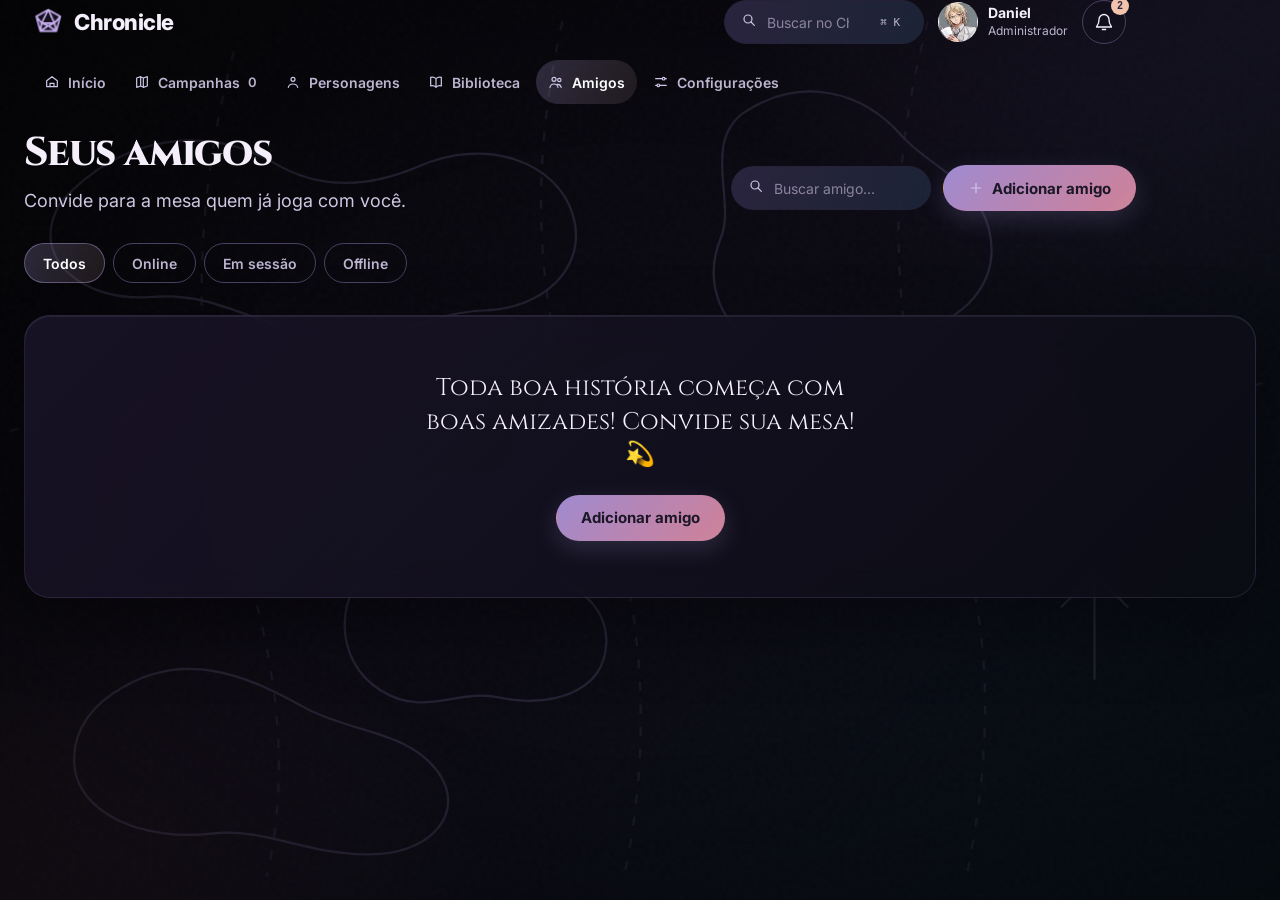
<file: amigos/index.html>
<!DOCTYPE html>
<html lang="pt-BR">
<head>
    <meta charset="UTF-8">
    <meta name="viewport" content="width=device-width, initial-scale=1.0">
    <title>Chronicle - Amigos</title>
    <link rel="preconnect" href="https://fonts.googleapis.com">
    <link rel="preconnect" href="https://fonts.gstatic.com" crossorigin>
    <link rel="stylesheet" href="https://fonts.googleapis.com/css2?family=Cinzel:wght@600;700;800&family=Inter:wght@400;500;600;700;800&display=swap">
    <link rel="stylesheet" href="../inicio/style.css">
    <link rel="stylesheet" href="../paginas.css">
    <link rel="stylesheet" href="style.css">
</head>
<body>
    <div class="map-background" aria-hidden="true"></div>
    <div class="content">
        <header class="top-header">

            <div class="logo">
                <img src="../images/Ícone — d20.png" alt="Logo d20">
                <span>Chronicle</span>
            </div>

            <nav class="menu" aria-label="Menu principal">
                <a href="../inicio/index.html" class="menu-item">
                    <span class="menu-icon" aria-hidden="true"><svg viewBox="0 0 24 24"><path d="m4 10 8-6 8 6v9H4zM9 19v-5h6v5" /></svg></span>
                    <span>Início</span>
                </a>
                <a href="../campanhas/index.html" class="menu-item">
                    <span class="menu-icon" aria-hidden="true"><svg viewBox="0 0 24 24"><path d="m4 6 6-2 4 2 6-2v14l-6 2-4-2-6 2zM10 4v14M14 6v14" /></svg></span>
                    <span>Campanhas</span>
                    <span class="menu-count">0</span>
                </a>
                <a href="../personagens/index.html" class="menu-item">
                    <span class="menu-icon" aria-hidden="true"><svg viewBox="0 0 24 24"><circle cx="12" cy="8" r="3" /><path d="M5 20c.7-3.3 3.1-5 7-5s6.3 1.7 7 5" /></svg></span>
                    <span>Personagens</span>
                </a>
                <a href="../biblioteca/index.html" class="menu-item">
                    <span class="menu-icon" aria-hidden="true"><svg viewBox="0 0 24 24"><path d="M4 5c3-1 6 0 8 2v13c-2-2-5-3-8-2zM20 5c-3-1-6 0-8 2v13c2-2 5-3 8-2z" /></svg></span>
                    <span>Biblioteca</span>
                </a>
                <a href="../amigos/index.html" class="menu-item ativo" aria-current="page">
                    <span class="menu-icon" aria-hidden="true"><svg viewBox="0 0 24 24"><circle cx="9" cy="8" r="3" /><circle cx="17" cy="9" r="2.5" /><path d="M3 20c.7-3.3 2.7-5 6-5s5.3 1.7 6 5M14 15.5c2.8-.2 5 1.3 5.7 4.5" /></svg></span>
                    <span>Amigos</span>
                </a>
                <a href="../configuracoes/index.html" class="menu-item">
                    <span class="menu-icon" aria-hidden="true"><svg viewBox="0 0 24 24"><path d="M4 7h10M18 7h2M4 17h2M10 17h10" /><circle cx="16" cy="7" r="2" /><circle cx="8" cy="17" r="2" /></svg></span>
                    <span>Configurações</span>
                </a>
            </nav>

            <div class="header-actions">

                <label class="search">
                    <span aria-hidden="true"><svg viewBox="0 0 24 24"><circle cx="10.5" cy="10.5" r="6" /><path d="m15 15 5 5" /></svg></span>
                    <input
                        type="search"
                        placeholder="Buscar no Chronicle..."
                        aria-label="Buscar no Chronicle"
                    >
                    <kbd>⌘ K</kbd>
                </label>

                <!-- PERFIL -->
                <div class="perfil">
                    <img
                        class="perfil-logo"
                        src="../images/perfil.jpeg"
                        alt="Foto do usuário"
                    >

                    <div class="perfil-info">
                        <p class="nomeperfil">Daniel</p>
                        <p class="funcao-perfil">Administrador</p>
                    </div>
                </div>

                <!-- NOTIFICAÇÕES (controladas pelo script.js) -->
                <div class="notification-container">

                    <button
                        class="notification"
                        type="button"
                        aria-label="Notificações"
                        aria-expanded="false"
                    >

                        <svg viewBox="0 0 24 24" aria-hidden="true">
                            <path d="M18 9a6 6 0 0 0-12 0c0 7-3 7-3 9h18c0-2-3-2-3-9M10 21h4" />
                        </svg>

                        <span class="notification-count" hidden>0</span>

                    </button>

                    <div class="notification-panel" hidden>

                        <div class="notification-header">

                            <div>
                                <h3>Notificações</h3>
                                <span class="notification-subtitle">
                                    Suas últimas atualizações
                                </span>
                            </div>

                            <button class="mark-all-read" type="button">
                                Marcar todas como lidas
                            </button>

                        </div>

                        <div class="notification-list"></div>

                        <div class="notification-footer">
                            Chronicle · Central de notificações
                        </div>

                    </div>

                </div>

            </div>

        </header>
        <main>
<section class="page-head"><div><h1>Seus amigos</h1><p>Convide para a mesa quem já joga com você.</p></div><div class="page-actions"><label class="search page-search"><span aria-hidden="true"><svg viewBox="0 0 24 24"><circle cx="10.5" cy="10.5" r="6" /><path d="m15 15 5 5" /></svg></span><input type="search" placeholder="Buscar amigo..." aria-label="Buscar amigo..."></label><button type="button" class="btn btn-primary" id="add-friend-btn" aria-haspopup="dialog"><svg viewBox="0 0 24 24" aria-hidden="true"><path d="M12 5v14M5 12h14" /></svg> Adicionar amigo</button></div></section><div class="tabs" role="group" aria-label="Filtrar"><button class="tab" type="button" data-filter="todos" aria-pressed="true">Todos</button><button class="tab" type="button" data-filter="online" aria-pressed="false">Online</button><button class="tab" type="button" data-filter="jogando" aria-pressed="false">Em sessão</button><button class="tab" type="button" data-filter="offline" aria-pressed="false">Offline</button></div>
            <ul class="panel friend-table" id="friend-list" hidden></ul>
            <div class="panel friends-empty-panel" id="friends-empty" hidden>
                <p>Toda boa história começa com boas amizades! Convide sua mesa! 💫</p>
                <button type="button" class="btn btn-primary" data-open-add>Adicionar amigo</button>
            </div>
            <p class="empty" role="status" hidden>Nada por aqui com esse filtro.</p>
        </main>
    </div>
    <!-- Template da linha: mesma estrutura/classes das linhas originais -->
    <template id="friend-row-template">
        <li class="friend-row">
            <span class="friend-avatar"></span>
            <span><strong></strong><small></small></span>
            <span class="friend-status" aria-hidden="true"></span>
            <a href="#" class="btn btn-outline">Convidar para a mesa</a>
            <button type="button" class="friend-remove" data-action="remove" aria-label="Remover amigo" title="Remover amigo">&times;</button>
        </li>
    </template>

    <!-- Modal: adicionar amigo -->
    <dialog class="modal" id="friend-modal" aria-labelledby="friend-modal-title">
        <form class="modal-box" id="friend-form" novalidate>
            <header class="modal-head">
                <div>
                    <h2 id="friend-modal-title">Adicionar amigo</h2>
                    <p class="modal-sub">Convide para a sua lista quem já joga com você.</p>
                </div>
                <button type="button" class="modal-close" data-modal-close aria-label="Fechar">&times;</button>
            </header>

            <div class="modal-body">
                <p class="form-alert" id="form-alert" role="alert" hidden></p>

                <div class="field">
                    <label for="f-name">Nome <span class="req" aria-hidden="true">*</span></label>
                    <input id="f-name" name="name" type="text" autofocus maxlength="60" autocomplete="off" placeholder="Ex.: Laura Martins" aria-describedby="e-name" required>
                    <small class="field-error" id="e-name" hidden></small>
                </div>

                <div class="field">
                    <label for="f-email">E-mail <span class="optional">(opcional)</span></label>
                    <input id="f-email" name="email" type="email" maxlength="120" autocomplete="off" placeholder="amigo@email.com" aria-describedby="e-email">
                    <small class="field-error" id="e-email" hidden></small>
                </div>
            </div>

            <footer class="modal-actions">
                <button type="button" class="btn btn-outline" data-modal-close>Cancelar</button>
                <button type="submit" class="btn btn-primary" id="form-submit">Adicionar</button>
            </footer>
        </form>
    </dialog>

    <!-- Modal: confirmar remoção -->
    <dialog class="modal modal-small" id="confirm-modal" role="alertdialog" aria-labelledby="confirm-title" aria-describedby="confirm-text">
        <div class="modal-box">
            <header class="modal-head">
                <h2 id="confirm-title">Remover amigo?</h2>
                <button type="button" class="modal-close" data-modal-close aria-label="Fechar">&times;</button>
            </header>
            <div class="modal-body">
                <p class="modal-text" id="confirm-text"></p>
                <p class="form-alert" id="confirm-alert" role="alert" hidden></p>
            </div>
            <footer class="modal-actions">
                <button type="button" class="btn btn-outline" data-modal-close autofocus>Cancelar</button>
                <button type="button" class="btn btn-danger btn-danger-solid" id="confirm-remove">Remover</button>
            </footer>
        </div>
    </dialog>

    <!-- Avisos rápidos (toasts) -->
    <div class="toast-region" id="toast-region" aria-live="polite"></div>

    <script src="../inicio/script.js"></script>
    <script src="../campanhas/data.js"></script>
    <script src="../sync.js"></script>
    <script src="data.js"></script>
    <script src="view.js"></script>
    <script src="script.js"></script>
</body>
</html>
</file>
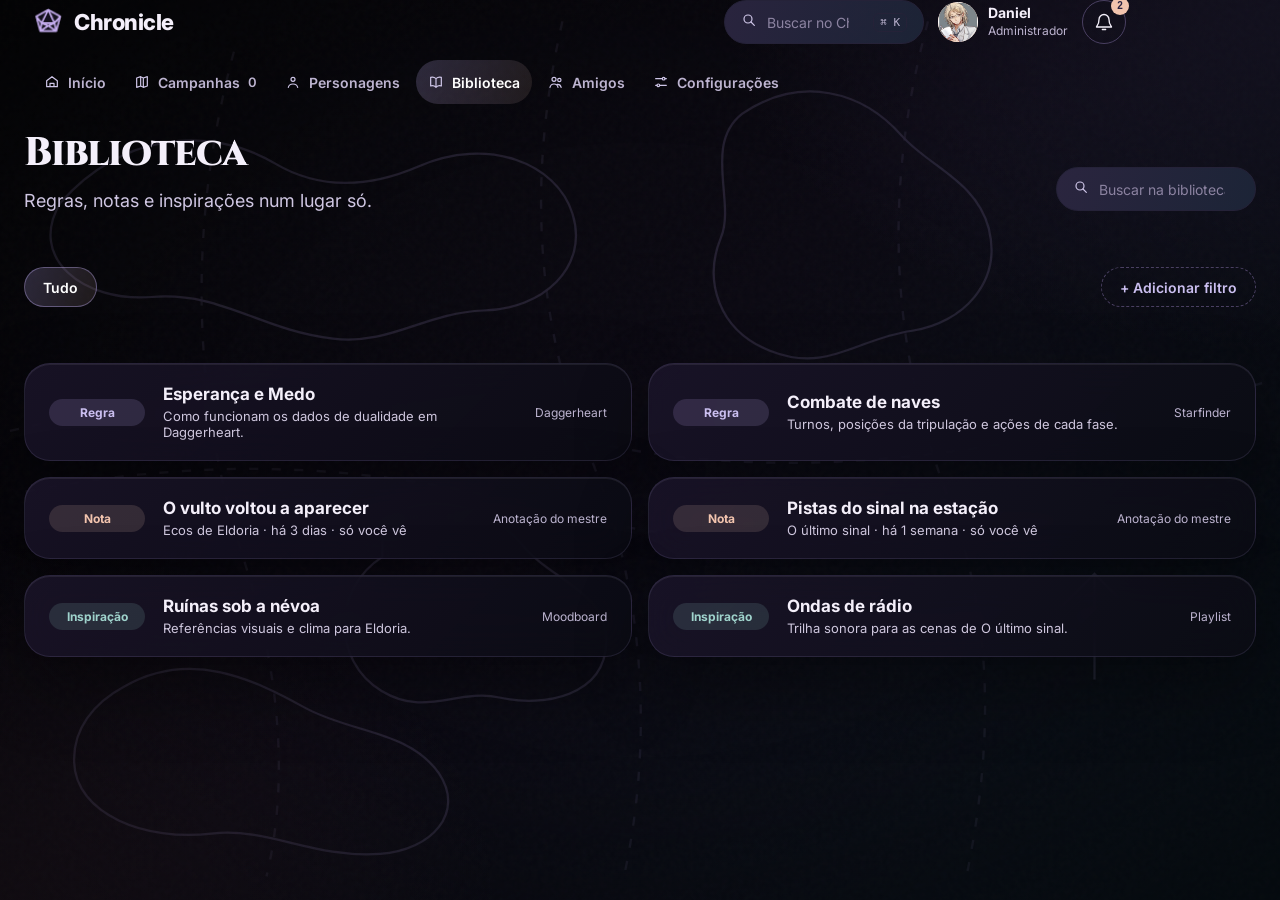
<file: biblioteca/index.html>
<!DOCTYPE html>
<html lang="pt-BR">
<head>
    <meta charset="UTF-8">
    <meta name="viewport" content="width=device-width, initial-scale=1.0">
    <title>Chronicle - Biblioteca</title>
    <link rel="preconnect" href="https://fonts.googleapis.com">
    <link rel="preconnect" href="https://fonts.gstatic.com" crossorigin>
    <link rel="stylesheet" href="https://fonts.googleapis.com/css2?family=Cinzel:wght@600;700;800&family=Inter:wght@400;500;600;700;800&display=swap">
    <link rel="stylesheet" href="../inicio/style.css">
    <link rel="stylesheet" href="../paginas.css">
    <link rel="stylesheet" href="style.css">
</head>
<body>
    <div class="map-background" aria-hidden="true"></div>
    <div class="content">
        <header class="top-header">

            <div class="logo">
                <img src="../images/Ícone — d20.png" alt="Logo d20">
                <span>Chronicle</span>
            </div>

            <nav class="menu" aria-label="Menu principal">
                <a href="../inicio/index.html" class="menu-item">
                    <span class="menu-icon" aria-hidden="true"><svg viewBox="0 0 24 24"><path d="m4 10 8-6 8 6v9H4zM9 19v-5h6v5" /></svg></span>
                    <span>Início</span>
                </a>
                <a href="../campanhas/index.html" class="menu-item">
                    <span class="menu-icon" aria-hidden="true"><svg viewBox="0 0 24 24"><path d="m4 6 6-2 4 2 6-2v14l-6 2-4-2-6 2zM10 4v14M14 6v14" /></svg></span>
                    <span>Campanhas</span>
                    <span class="menu-count">0</span>
                </a>
                <a href="../personagens/index.html" class="menu-item">
                    <span class="menu-icon" aria-hidden="true"><svg viewBox="0 0 24 24"><circle cx="12" cy="8" r="3" /><path d="M5 20c.7-3.3 3.1-5 7-5s6.3 1.7 7 5" /></svg></span>
                    <span>Personagens</span>
                </a>
                <a href="../biblioteca/index.html" class="menu-item ativo" aria-current="page">
                    <span class="menu-icon" aria-hidden="true"><svg viewBox="0 0 24 24"><path d="M4 5c3-1 6 0 8 2v13c-2-2-5-3-8-2zM20 5c-3-1-6 0-8 2v13c2-2 5-3 8-2z" /></svg></span>
                    <span>Biblioteca</span>
                </a>
                <a href="../amigos/index.html" class="menu-item">
                    <span class="menu-icon" aria-hidden="true"><svg viewBox="0 0 24 24"><circle cx="9" cy="8" r="3" /><circle cx="17" cy="9" r="2.5" /><path d="M3 20c.7-3.3 2.7-5 6-5s5.3 1.7 6 5M14 15.5c2.8-.2 5 1.3 5.7 4.5" /></svg></span>
                    <span>Amigos</span>
                </a>
                <a href="../configuracoes/index.html" class="menu-item">
                    <span class="menu-icon" aria-hidden="true"><svg viewBox="0 0 24 24"><path d="M4 7h10M18 7h2M4 17h2M10 17h10" /><circle cx="16" cy="7" r="2" /><circle cx="8" cy="17" r="2" /></svg></span>
                    <span>Configurações</span>
                </a>
            </nav>

            <div class="header-actions">

                <label class="search">
                    <span aria-hidden="true"><svg viewBox="0 0 24 24"><circle cx="10.5" cy="10.5" r="6" /><path d="m15 15 5 5" /></svg></span>
                    <input
                        type="search"
                        placeholder="Buscar no Chronicle..."
                        aria-label="Buscar no Chronicle"
                    >
                    <kbd>⌘ K</kbd>
                </label>

                <!-- PERFIL -->
                <div class="perfil">
                    <img
                        class="perfil-logo"
                        src="../images/perfil.jpeg"
                        alt="Foto do usuário"
                    >

                    <div class="perfil-info">
                        <p class="nomeperfil">Daniel</p>
                        <p class="funcao-perfil">Administrador</p>
                    </div>
                </div>

                <!-- NOTIFICAÇÕES (controladas pelo script.js) -->
                <div class="notification-container">

                    <button
                        class="notification"
                        type="button"
                        aria-label="Notificações"
                        aria-expanded="false"
                    >

                        <svg viewBox="0 0 24 24" aria-hidden="true">
                            <path d="M18 9a6 6 0 0 0-12 0c0 7-3 7-3 9h18c0-2-3-2-3-9M10 21h4" />
                        </svg>

                        <span class="notification-count" hidden>0</span>

                    </button>

                    <div class="notification-panel" hidden>

                        <div class="notification-header">

                            <div>
                                <h3>Notificações</h3>
                                <span class="notification-subtitle">
                                    Suas últimas atualizações
                                </span>
                            </div>

                            <button class="mark-all-read" type="button">
                                Marcar todas como lidas
                            </button>

                        </div>

                        <div class="notification-list"></div>

                        <div class="notification-footer">
                            Chronicle · Central de notificações
                        </div>

                    </div>

                </div>

            </div>

        </header>
        <main>
<section class="page-head"><div><h1>Biblioteca</h1><p>Regras, notas e inspirações num lugar só.</p></div><label class="search page-search"><span aria-hidden="true"><svg viewBox="0 0 24 24"><circle cx="10.5" cy="10.5" r="6" /><path d="m15 15 5 5" /></svg></span><input type="search" placeholder="Buscar na biblioteca..." aria-label="Buscar na biblioteca..."></label></section><div class="library-filters">
                <div class="tabs" role="group" aria-label="Filtrar">
                    <button class="tab" type="button" data-filter="todos" aria-pressed="true">Tudo</button>
                    <button class="tab add-filter" type="button" aria-expanded="false">+ Adicionar filtro</button>
                </div>
                <label class="campaign-bar" hidden>Campanha<select class="campaign-filter" aria-label="Filtrar por campanha"></select></label>
                <form class="add-filter-form" hidden>
                    <label>Nome do filtro<input type="text" name="filter-name" maxlength="24" required placeholder="Ex.: Regras"></label>
                    <button class="btn btn-primary" type="submit">Adicionar</button>
                </form>
            </div>
            <section class="entries">
                <a href="#" class="entry panel" data-cat="regras" data-campaign="eldoria">
                    <span class="kind regras">Regra</span>
                    <span><strong>Esperança e Medo</strong><small>Como funcionam os dados de dualidade em Daggerheart.</small></span>
                    <em>Daggerheart</em>
                </a>
                <a href="#" class="entry panel" data-cat="regras" data-campaign="andromeda">
                    <span class="kind regras">Regra</span>
                    <span><strong>Combate de naves</strong><small>Turnos, posições da tripulação e ações de cada fase.</small></span>
                    <em>Starfinder</em>
                </a>
                <a href="#" class="entry panel" data-cat="notas" data-campaign="eldoria">
                    <span class="kind notas">Nota</span>
                    <span><strong>O vulto voltou a aparecer</strong><small>Ecos de Eldoria · há 3 dias · só você vê</small></span>
                    <em>Anotação do mestre</em>
                </a>
                <a href="#" class="entry panel" data-cat="notas" data-campaign="ultimo-sinal">
                    <span class="kind notas">Nota</span>
                    <span><strong>Pistas do sinal na estação</strong><small>O último sinal · há 1 semana · só você vê</small></span>
                    <em>Anotação do mestre</em>
                </a>
                <a href="#" class="entry panel" data-cat="inspiracoes" data-campaign="eldoria">
                    <span class="kind inspiracoes">Inspiração</span>
                    <span><strong>Ruínas sob a névoa</strong><small>Referências visuais e clima para Eldoria.</small></span>
                    <em>Moodboard</em>
                </a>
                <a href="#" class="entry panel" data-cat="inspiracoes" data-campaign="ultimo-sinal">
                    <span class="kind inspiracoes">Inspiração</span>
                    <span><strong>Ondas de rádio</strong><small>Trilha sonora para as cenas de O último sinal.</small></span>
                    <em>Playlist</em>
                </a>
            </section>
            <p class="empty" hidden>Nada por aqui com esse filtro.</p>
        </main>
    </div>
    <script src="../inicio/script.js"></script>
    <script src="../campanhas/data.js"></script>
    <script src="../sync.js"></script>
    <script src="script.js"></script>
</body>
</html>
</file>
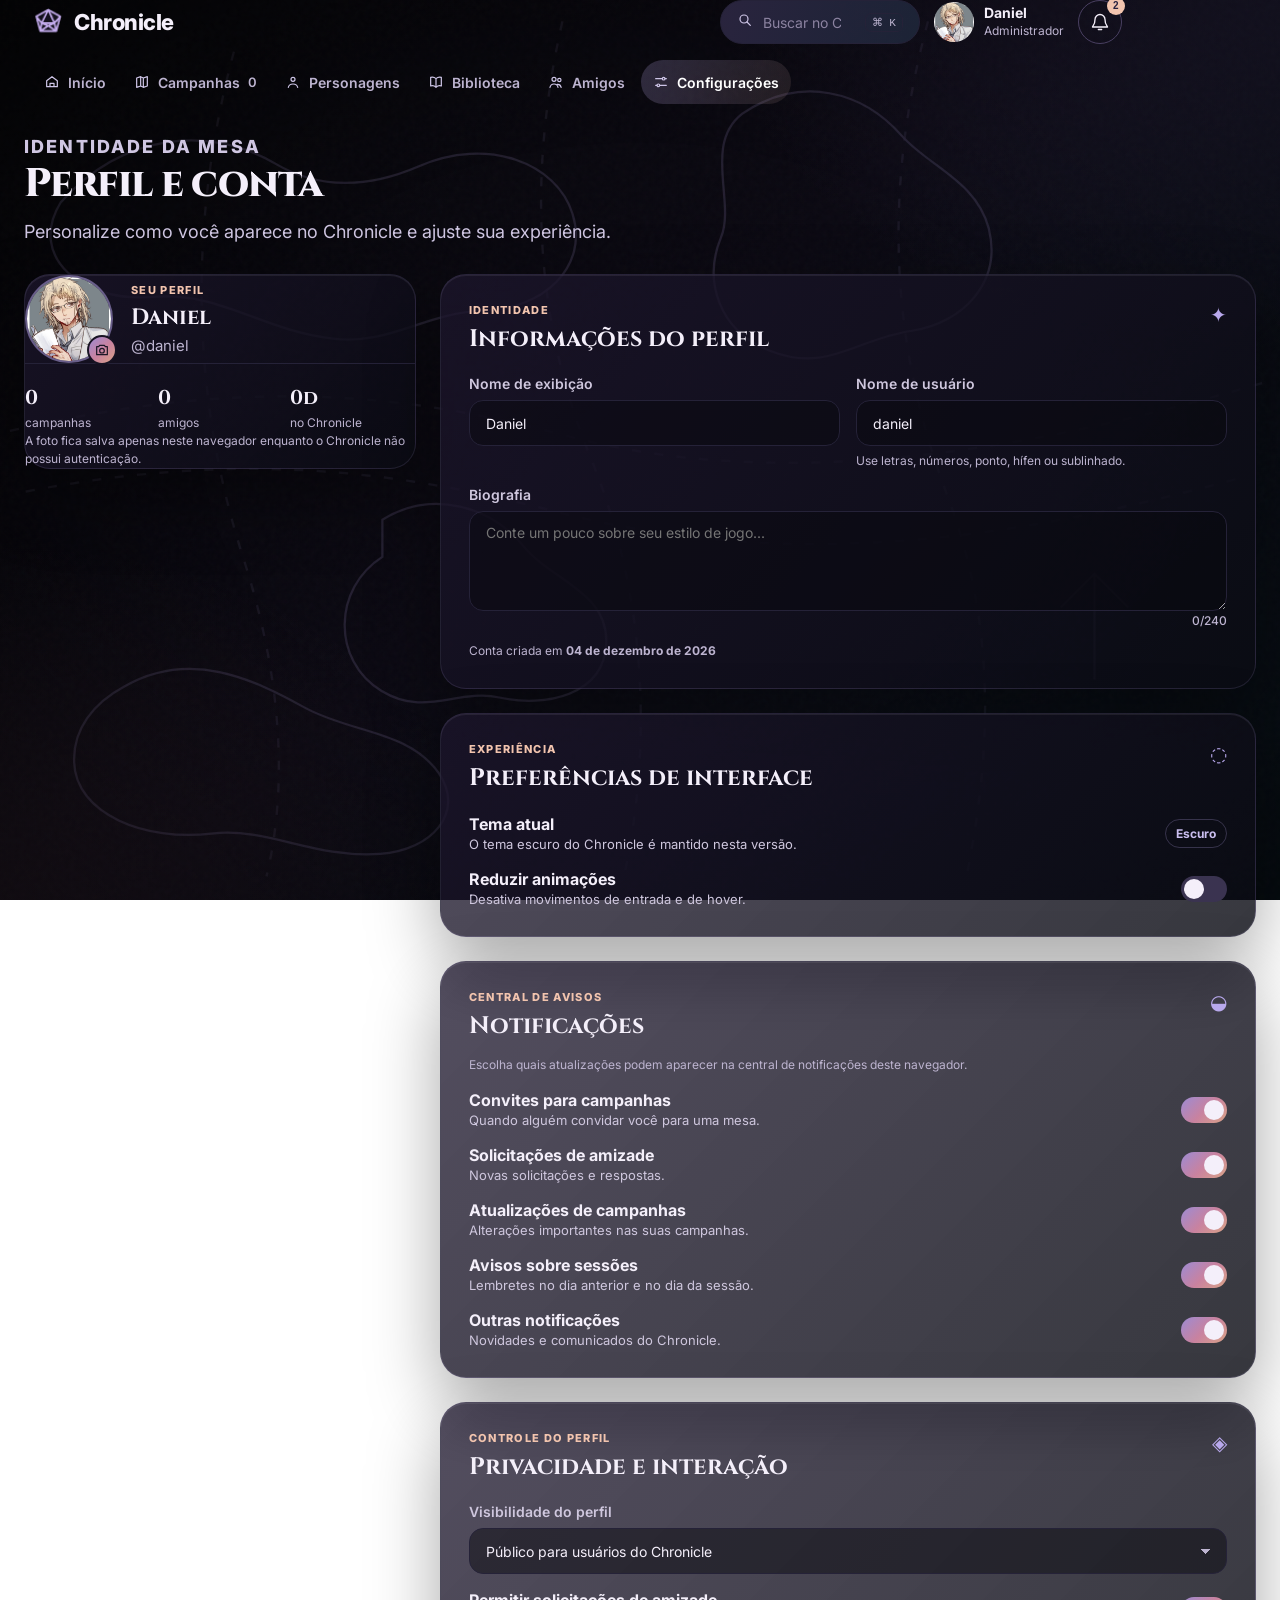
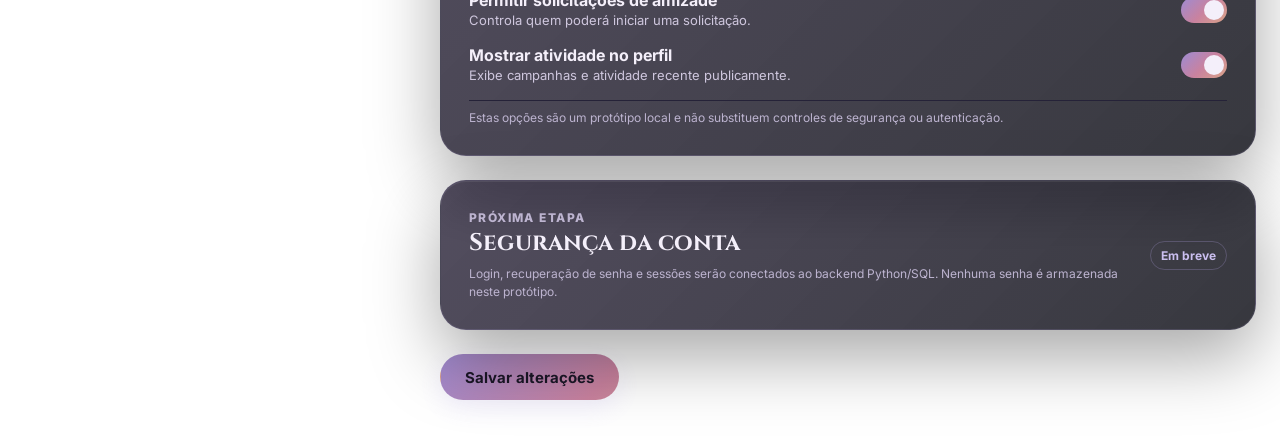
<file: configuracoes/index.html>
<!DOCTYPE html>
<html lang="pt-BR">
<head>
    <meta charset="UTF-8">
    <meta name="viewport" content="width=device-width, initial-scale=1.0">
    <title>Chronicle - Configurações</title>
    <link rel="preconnect" href="https://fonts.googleapis.com">
    <link rel="preconnect" href="https://fonts.gstatic.com" crossorigin>
    <link rel="stylesheet" href="https://fonts.googleapis.com/css2?family=Cinzel:wght@600;700;800&family=Inter:wght@400;500;600;700;800&display=swap">
    <link rel="stylesheet" href="../inicio/style.css">
    <link rel="stylesheet" href="../paginas.css">
    <link rel="stylesheet" href="style.css">
</head>
<body>
    <div class="map-background" aria-hidden="true"></div>
    <div class="content">
        <header class="top-header">

            <div class="logo">
                <img src="../images/Ícone — d20.png" alt="Logo d20">
                <span>Chronicle</span>
            </div>

            <nav class="menu" aria-label="Menu principal">
                <a href="../inicio/index.html" class="menu-item">
                    <span class="menu-icon" aria-hidden="true"><svg viewBox="0 0 24 24"><path d="m4 10 8-6 8 6v9H4zM9 19v-5h6v5" /></svg></span>
                    <span>Início</span>
                </a>
                <a href="../campanhas/index.html" class="menu-item">
                    <span class="menu-icon" aria-hidden="true"><svg viewBox="0 0 24 24"><path d="m4 6 6-2 4 2 6-2v14l-6 2-4-2-6 2zM10 4v14M14 6v14" /></svg></span>
                    <span>Campanhas</span>
                    <span class="menu-count">0</span>
                </a>
                <a href="../personagens/index.html" class="menu-item">
                    <span class="menu-icon" aria-hidden="true"><svg viewBox="0 0 24 24"><circle cx="12" cy="8" r="3" /><path d="M5 20c.7-3.3 3.1-5 7-5s6.3 1.7 7 5" /></svg></span>
                    <span>Personagens</span>
                </a>
                <a href="../biblioteca/index.html" class="menu-item">
                    <span class="menu-icon" aria-hidden="true"><svg viewBox="0 0 24 24"><path d="M4 5c3-1 6 0 8 2v13c-2-2-5-3-8-2zM20 5c-3-1-6 0-8 2v13c2-2 5-3 8-2z" /></svg></span>
                    <span>Biblioteca</span>
                </a>
                <a href="../amigos/index.html" class="menu-item">
                    <span class="menu-icon" aria-hidden="true"><svg viewBox="0 0 24 24"><circle cx="9" cy="8" r="3" /><circle cx="17" cy="9" r="2.5" /><path d="M3 20c.7-3.3 2.7-5 6-5s5.3 1.7 6 5M14 15.5c2.8-.2 5 1.3 5.7 4.5" /></svg></span>
                    <span>Amigos</span>
                </a>
                <a href="../configuracoes/index.html" class="menu-item ativo" aria-current="page">
                    <span class="menu-icon" aria-hidden="true"><svg viewBox="0 0 24 24"><path d="M4 7h10M18 7h2M4 17h2M10 17h10" /><circle cx="16" cy="7" r="2" /><circle cx="8" cy="17" r="2" /></svg></span>
                    <span>Configurações</span>
                </a>
            </nav>

            <div class="header-actions">

                <label class="search">
                    <span aria-hidden="true"><svg viewBox="0 0 24 24"><circle cx="10.5" cy="10.5" r="6" /><path d="m15 15 5 5" /></svg></span>
                    <input
                        type="search"
                        placeholder="Buscar no Chronicle..."
                        aria-label="Buscar no Chronicle"
                    >
                    <kbd>⌘ K</kbd>
                </label>

                <!-- PERFIL -->
                <div class="perfil">
                    <img
                        class="perfil-logo"
                        src="../images/perfil.jpeg"
                        alt="Foto do usuário"
                    >

                    <div class="perfil-info">
                        <p class="nomeperfil">Daniel</p>
                        <p class="funcao-perfil">Administrador</p>
                    </div>
                </div>

                <!-- NOTIFICAÇÕES (controladas pelo script.js) -->
                <div class="notification-container">

                    <button
                        class="notification"
                        type="button"
                        aria-label="Notificações"
                        aria-expanded="false"
                    >

                        <svg viewBox="0 0 24 24" aria-hidden="true">
                            <path d="M18 9a6 6 0 0 0-12 0c0 7-3 7-3 9h18c0-2-3-2-3-9M10 21h4" />
                        </svg>

                        <span class="notification-count" hidden>0</span>

                    </button>

                    <div class="notification-panel" hidden>

                        <div class="notification-header">

                            <div>
                                <h3>Notificações</h3>
                                <span class="notification-subtitle">
                                    Suas últimas atualizações
                                </span>
                            </div>

                            <button class="mark-all-read" type="button">
                                Marcar todas como lidas
                            </button>

                        </div>

                        <div class="notification-list"></div>

                        <div class="notification-footer">
                            Chronicle · Central de notificações
                        </div>

                    </div>

                </div>

            </div>

        </header>
        <main>
            <section class="page-head">
                <div>
                    <p class="eyebrow">Identidade da mesa</p>
                    <h1>Perfil e conta</h1>
                    <p>Personalize como você aparece no Chronicle e ajuste sua experiência.</p>
                </div>
            </section>

            <div class="account-layout">
                <section class="panel profile-card">
                    <div class="profile-card-top">
                        <div class="avatar-wrap">
                            <img id="profile-preview" class="profile-avatar" src="../images/perfil.jpeg" alt="Prévia da foto de perfil">
                            <label class="avatar-upload" for="avatar-input" title="Escolher foto de perfil">
                                <svg viewBox="0 0 24 24" aria-hidden="true"><path d="M4 7h3l1.5-2h7L17 7h3v12H4z" /><circle cx="12" cy="13" r="3.5" /></svg>
                                <span class="sr-only">Escolher foto de perfil</span>
                            </label>
                            <input id="avatar-input" type="file" accept="image/png,image/jpeg,image/webp" hidden>
                        </div>
                        <div>
                            <p class="eyebrow">Seu perfil</p>
                            <h2 id="profile-card-name">Daniel</h2>
                            <p id="profile-card-username" class="muted">@daniel</p>
                        </div>
                    </div>
                    <div class="profile-stats" aria-label="Resumo da atividade">
                        <div><strong id="campaign-stat">0</strong><span>campanhas</span></div>
                        <div><strong id="friend-stat">0</strong><span>amigos</span></div>
                        <div><strong id="account-age-stat">—</strong><span>no Chronicle</span></div>
                    </div>
                    <p class="profile-note">A foto fica salva apenas neste navegador enquanto o Chronicle não possui autenticação.</p>
                </section>

                <form class="settings account-settings" id="form-config">
                    <section class="panel settings-section">
                        <div class="section-heading">
                            <div><p class="eyebrow">Identidade</p><h2>Informações do perfil</h2></div>
                            <span class="section-icon" aria-hidden="true">✦</span>
                        </div>
                        <div class="field-grid">
                            <label class="field">Nome de exibição<input type="text" name="displayName" maxlength="60" autocomplete="name" required></label>
                            <label class="field">Nome de usuário<input type="text" name="username" maxlength="30" pattern="[A-Za-z0-9._\-]{3,30}" autocomplete="nickname" required><small class="field-hint">Use letras, números, ponto, hífen ou sublinhado.</small></label>
                        </div>
                        <label class="field">Biografia<textarea name="bio" maxlength="240" rows="4" placeholder="Conte um pouco sobre seu estilo de jogo..."></textarea><span class="counter" id="bio-counter">0/240</span></label>
                        <p class="field-hint">Conta criada em <strong id="created-at">—</strong></p>
                    </section>

                    <section class="panel settings-section">
                        <div class="section-heading">
                            <div><p class="eyebrow">Experiência</p><h2>Preferências de interface</h2></div>
                            <span class="section-icon" aria-hidden="true">◌</span>
                        </div>
                        <label class="setting"><span><strong>Tema atual</strong><small>O tema escuro do Chronicle é mantido nesta versão.</small></span><span class="theme-badge">Escuro</span></label>
                        <label class="setting"><span><strong>Reduzir animações</strong><small>Desativa movimentos de entrada e de hover.</small></span><span class="switch"><input type="checkbox" name="motionReduced"><i></i></span></label>
                    </section>

                    <section class="panel settings-section">
                        <div class="section-heading">
                            <div><p class="eyebrow">Central de avisos</p><h2>Notificações</h2></div>
                            <span class="section-icon" aria-hidden="true">◒</span>
                        </div>
                        <p class="section-description">Escolha quais atualizações podem aparecer na central de notificações deste navegador.</p>
                        <label class="setting"><span><strong>Convites para campanhas</strong><small>Quando alguém convidar você para uma mesa.</small></span><span class="switch"><input type="checkbox" name="notifications.campaignInvites"><i></i></span></label>
                        <label class="setting"><span><strong>Solicitações de amizade</strong><small>Novas solicitações e respostas.</small></span><span class="switch"><input type="checkbox" name="notifications.friendRequests"><i></i></span></label>
                        <label class="setting"><span><strong>Atualizações de campanhas</strong><small>Alterações importantes nas suas campanhas.</small></span><span class="switch"><input type="checkbox" name="notifications.campaignUpdates"><i></i></span></label>
                        <label class="setting"><span><strong>Avisos sobre sessões</strong><small>Lembretes no dia anterior e no dia da sessão.</small></span><span class="switch"><input type="checkbox" name="notifications.sessionAlerts"><i></i></span></label>
                        <label class="setting"><span><strong>Outras notificações</strong><small>Novidades e comunicados do Chronicle.</small></span><span class="switch"><input type="checkbox" name="notifications.other"><i></i></span></label>
                    </section>

                    <section class="panel settings-section">
                        <div class="section-heading">
                            <div><p class="eyebrow">Controle do perfil</p><h2>Privacidade e interação</h2></div>
                            <span class="section-icon" aria-hidden="true">◈</span>
                        </div>
                        <label class="field">Visibilidade do perfil<select name="privacy.profileVisibility"><option value="public">Público para usuários do Chronicle</option><option value="friends">Apenas amigos</option><option value="private">Privado</option></select></label>
                        <label class="setting"><span><strong>Permitir solicitações de amizade</strong><small>Controla quem poderá iniciar uma solicitação.</small></span><span class="switch"><input type="checkbox" name="privacy.allowFriendRequests"><i></i></span></label>
                        <label class="setting"><span><strong>Mostrar atividade no perfil</strong><small>Exibe campanhas e atividade recente publicamente.</small></span><span class="switch"><input type="checkbox" name="privacy.showActivity"><i></i></span></label>
                        <p class="privacy-note">Estas opções são um protótipo local e não substituem controles de segurança ou autenticação.</p>
                    </section>

                    <section class="panel future-auth">
                        <div>
                            <p class="eyebrow">Próxima etapa</p>
                            <h2>Segurança da conta</h2>
                            <p>Login, recuperação de senha e sessões serão conectados ao backend Python/SQL. Nenhuma senha é armazenada neste protótipo.</p>
                        </div>
                        <span class="coming-soon">Em breve</span>
                    </section>

                    <div class="settings-actions"><button class="btn btn-primary" type="submit">Salvar alterações</button><span class="saved" role="status" aria-live="polite"></span></div>
                </form>
            </div>
        </main>
    </div>
    <script src="../inicio/script.js"></script>
    <script src="../campanhas/data.js"></script>
    <script src="../amigos/data.js"></script>
    <script src="../sync.js"></script>
    <script src="data.js"></script>
    <script src="script.js"></script>
</body>
</html>
</file>
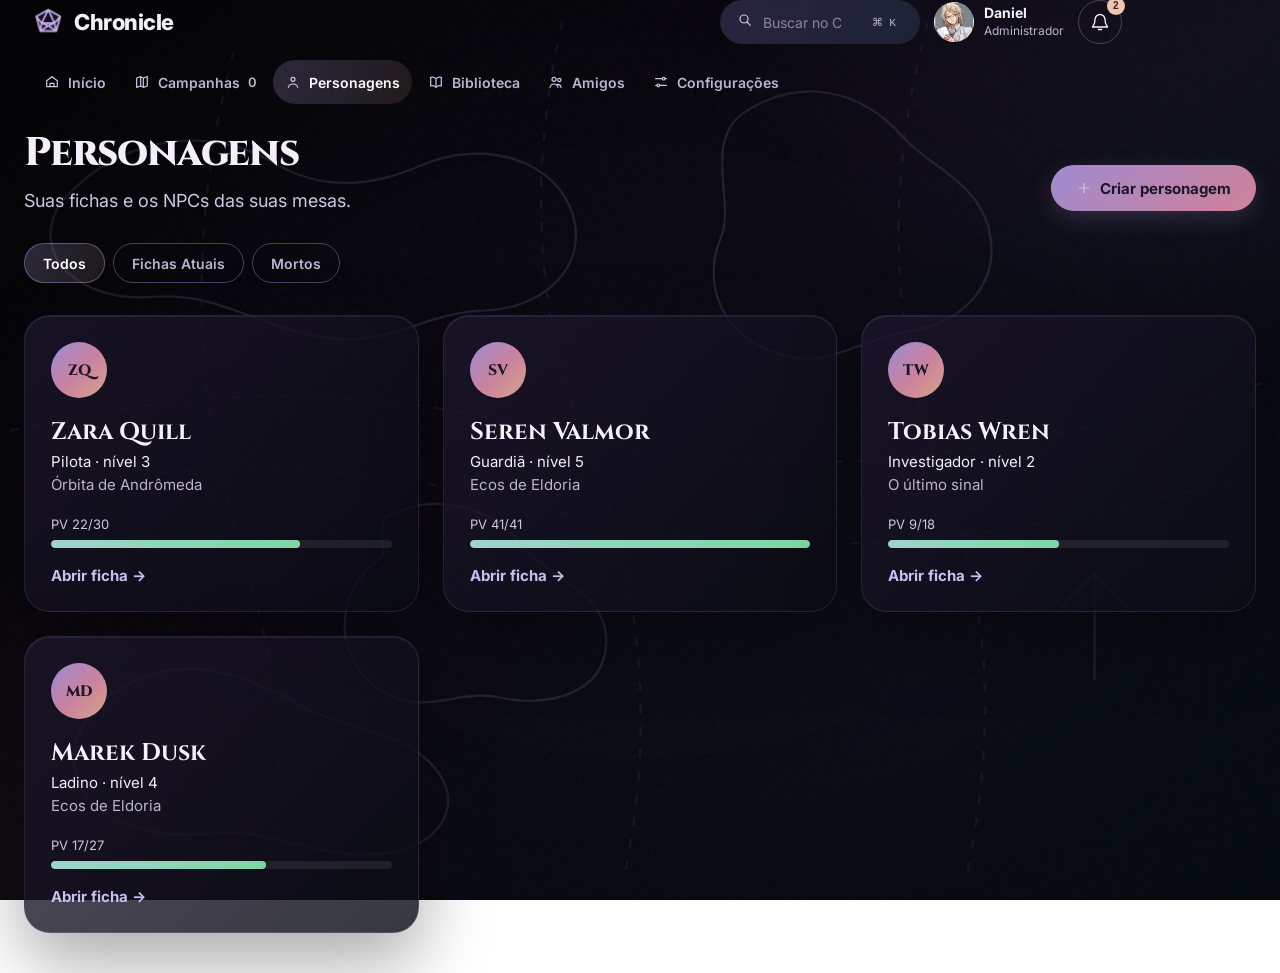
<file: personagens/index.html>
<!DOCTYPE html>
<html lang="pt-BR">
<head>
    <meta charset="UTF-8">
    <meta name="viewport" content="width=device-width, initial-scale=1.0">
    <title>Chronicle - Personagens</title>
    <link rel="preconnect" href="https://fonts.googleapis.com">
    <link rel="preconnect" href="https://fonts.gstatic.com" crossorigin>
    <link rel="stylesheet" href="https://fonts.googleapis.com/css2?family=Cinzel:wght@600;700;800&family=Inter:wght@400;500;600;700;800&display=swap">
    <link rel="stylesheet" href="../inicio/style.css">
    <link rel="stylesheet" href="../paginas.css">
    <link rel="stylesheet" href="style.css">
</head>
<body>
    <div class="map-background" aria-hidden="true"></div>
    <div class="content">
        <header class="top-header">

            <div class="logo">
                <img src="../images/Ícone — d20.png" alt="Logo d20">
                <span>Chronicle</span>
            </div>

            <nav class="menu" aria-label="Menu principal">
                <a href="../inicio/index.html" class="menu-item">
                    <span class="menu-icon" aria-hidden="true"><svg viewBox="0 0 24 24"><path d="m4 10 8-6 8 6v9H4zM9 19v-5h6v5" /></svg></span>
                    <span>Início</span>
                </a>
                <a href="../campanhas/index.html" class="menu-item">
                    <span class="menu-icon" aria-hidden="true"><svg viewBox="0 0 24 24"><path d="m4 6 6-2 4 2 6-2v14l-6 2-4-2-6 2zM10 4v14M14 6v14" /></svg></span>
                    <span>Campanhas</span>
                    <span class="menu-count">0</span>
                </a>
                <a href="../personagens/index.html" class="menu-item ativo" aria-current="page">
                    <span class="menu-icon" aria-hidden="true"><svg viewBox="0 0 24 24"><circle cx="12" cy="8" r="3" /><path d="M5 20c.7-3.3 3.1-5 7-5s6.3 1.7 7 5" /></svg></span>
                    <span>Personagens</span>
                </a>
                <a href="../biblioteca/index.html" class="menu-item">
                    <span class="menu-icon" aria-hidden="true"><svg viewBox="0 0 24 24"><path d="M4 5c3-1 6 0 8 2v13c-2-2-5-3-8-2zM20 5c-3-1-6 0-8 2v13c2-2 5-3 8-2z" /></svg></span>
                    <span>Biblioteca</span>
                </a>
                <a href="../amigos/index.html" class="menu-item">
                    <span class="menu-icon" aria-hidden="true"><svg viewBox="0 0 24 24"><circle cx="9" cy="8" r="3" /><circle cx="17" cy="9" r="2.5" /><path d="M3 20c.7-3.3 2.7-5 6-5s5.3 1.7 6 5M14 15.5c2.8-.2 5 1.3 5.7 4.5" /></svg></span>
                    <span>Amigos</span>
                </a>
                <a href="../configuracoes/index.html" class="menu-item">
                    <span class="menu-icon" aria-hidden="true"><svg viewBox="0 0 24 24"><path d="M4 7h10M18 7h2M4 17h2M10 17h10" /><circle cx="16" cy="7" r="2" /><circle cx="8" cy="17" r="2" /></svg></span>
                    <span>Configurações</span>
                </a>
            </nav>

            <div class="header-actions">

                <label class="search">
                    <span aria-hidden="true"><svg viewBox="0 0 24 24"><circle cx="10.5" cy="10.5" r="6" /><path d="m15 15 5 5" /></svg></span>
                    <input
                        type="search"
                        placeholder="Buscar no Chronicle..."
                        aria-label="Buscar no Chronicle"
                    >
                    <kbd>⌘ K</kbd>
                </label>

                <!-- PERFIL -->
                <div class="perfil">
                    <img
                        class="perfil-logo"
                        src="../images/perfil.jpeg"
                        alt="Foto do usuário"
                    >

                    <div class="perfil-info">
                        <p class="nomeperfil">Daniel</p>
                        <p class="funcao-perfil">Administrador</p>
                    </div>
                </div>

                <!-- NOTIFICAÇÕES (controladas pelo script.js) -->
                <div class="notification-container">

                    <button
                        class="notification"
                        type="button"
                        aria-label="Notificações"
                        aria-expanded="false"
                    >

                        <svg viewBox="0 0 24 24" aria-hidden="true">
                            <path d="M18 9a6 6 0 0 0-12 0c0 7-3 7-3 9h18c0-2-3-2-3-9M10 21h4" />
                        </svg>

                        <span class="notification-count" hidden>0</span>

                    </button>

                    <div class="notification-panel" hidden>

                        <div class="notification-header">

                            <div>
                                <h3>Notificações</h3>
                                <span class="notification-subtitle">
                                    Suas últimas atualizações
                                </span>
                            </div>

                            <button class="mark-all-read" type="button">
                                Marcar todas como lidas
                            </button>

                        </div>

                        <div class="notification-list"></div>

                        <div class="notification-footer">
                            Chronicle · Central de notificações
                        </div>

                    </div>

                </div>

            </div>

        </header>
        <main>
<section class="page-head"><div><h1>Personagens</h1><p>Suas fichas e os NPCs das suas mesas.</p></div><a href="ficha.html" class="btn btn-primary"><svg viewBox="0 0 24 24" aria-hidden="true"><path d="M12 5v14M5 12h14" /></svg> Criar personagem</a></section><div class="tabs" role="group" aria-label="Filtrar"><button class="tab" type="button" data-filter="todos" aria-pressed="true">Todos</button><button class="tab" type="button" data-filter="minhas" aria-pressed="false">Fichas Atuais</button><button class="tab" type="button" data-filter="Mortos" aria-pressed="false">Mortos</button></div>
            <section class="grid">
                <article class="char panel" data-cat="minhas">
                    <span class="char-initials">ZQ</span>
                    <h2>Zara Quill</h2>
                    <p>Pilota · nível 3</p>
                    <p class="muted">Órbita de Andrômeda</p>
                    <div class="pv"><span>PV 22/30</span><div class="bar"><i style="width:73%"></i></div></div>
                    <a href="ficha.html" class="link">Abrir ficha →</a>
                </article>
                <article class="char panel" data-cat="npc">
                    <span class="char-initials">SV</span>
                    <h2>Seren Valmor</h2>
                    <p>Guardiã · nível 5</p>
                    <p class="muted">Ecos de Eldoria</p>
                    <div class="pv"><span>PV 41/41</span><div class="bar"><i style="width:100%"></i></div></div>
                    <a href="ficha.html" class="link">Abrir ficha →</a>
                </article>
                <article class="char panel" data-cat="npc">
                    <span class="char-initials">TW</span>
                    <h2>Tobias Wren</h2>
                    <p>Investigador · nível 2</p>
                    <p class="muted">O último sinal</p>
                    <div class="pv"><span>PV 9/18</span><div class="bar"><i style="width:50%"></i></div></div>
                    <a href="ficha.html" class="link">Abrir ficha →</a>
                </article>
                <article class="char panel" data-cat="npc">
                    <span class="char-initials">MD</span>
                    <h2>Marek Dusk</h2>
                    <p>Ladino · nível 4</p>
                    <p class="muted">Ecos de Eldoria</p>
                    <div class="pv"><span>PV 17/27</span><div class="bar"><i style="width:63%"></i></div></div>
                    <a href="ficha.html" class="link">Abrir ficha →</a>
                </article>
            </section>
            <p class="empty" hidden>Nada por aqui com esse filtro.</p>
        </main>
    </div>
    <script src="../inicio/script.js"></script>
    <script src="../campanhas/data.js"></script>
    <script src="../sync.js"></script>
    <script src="script.js"></script>
</body>
</html>
</file>
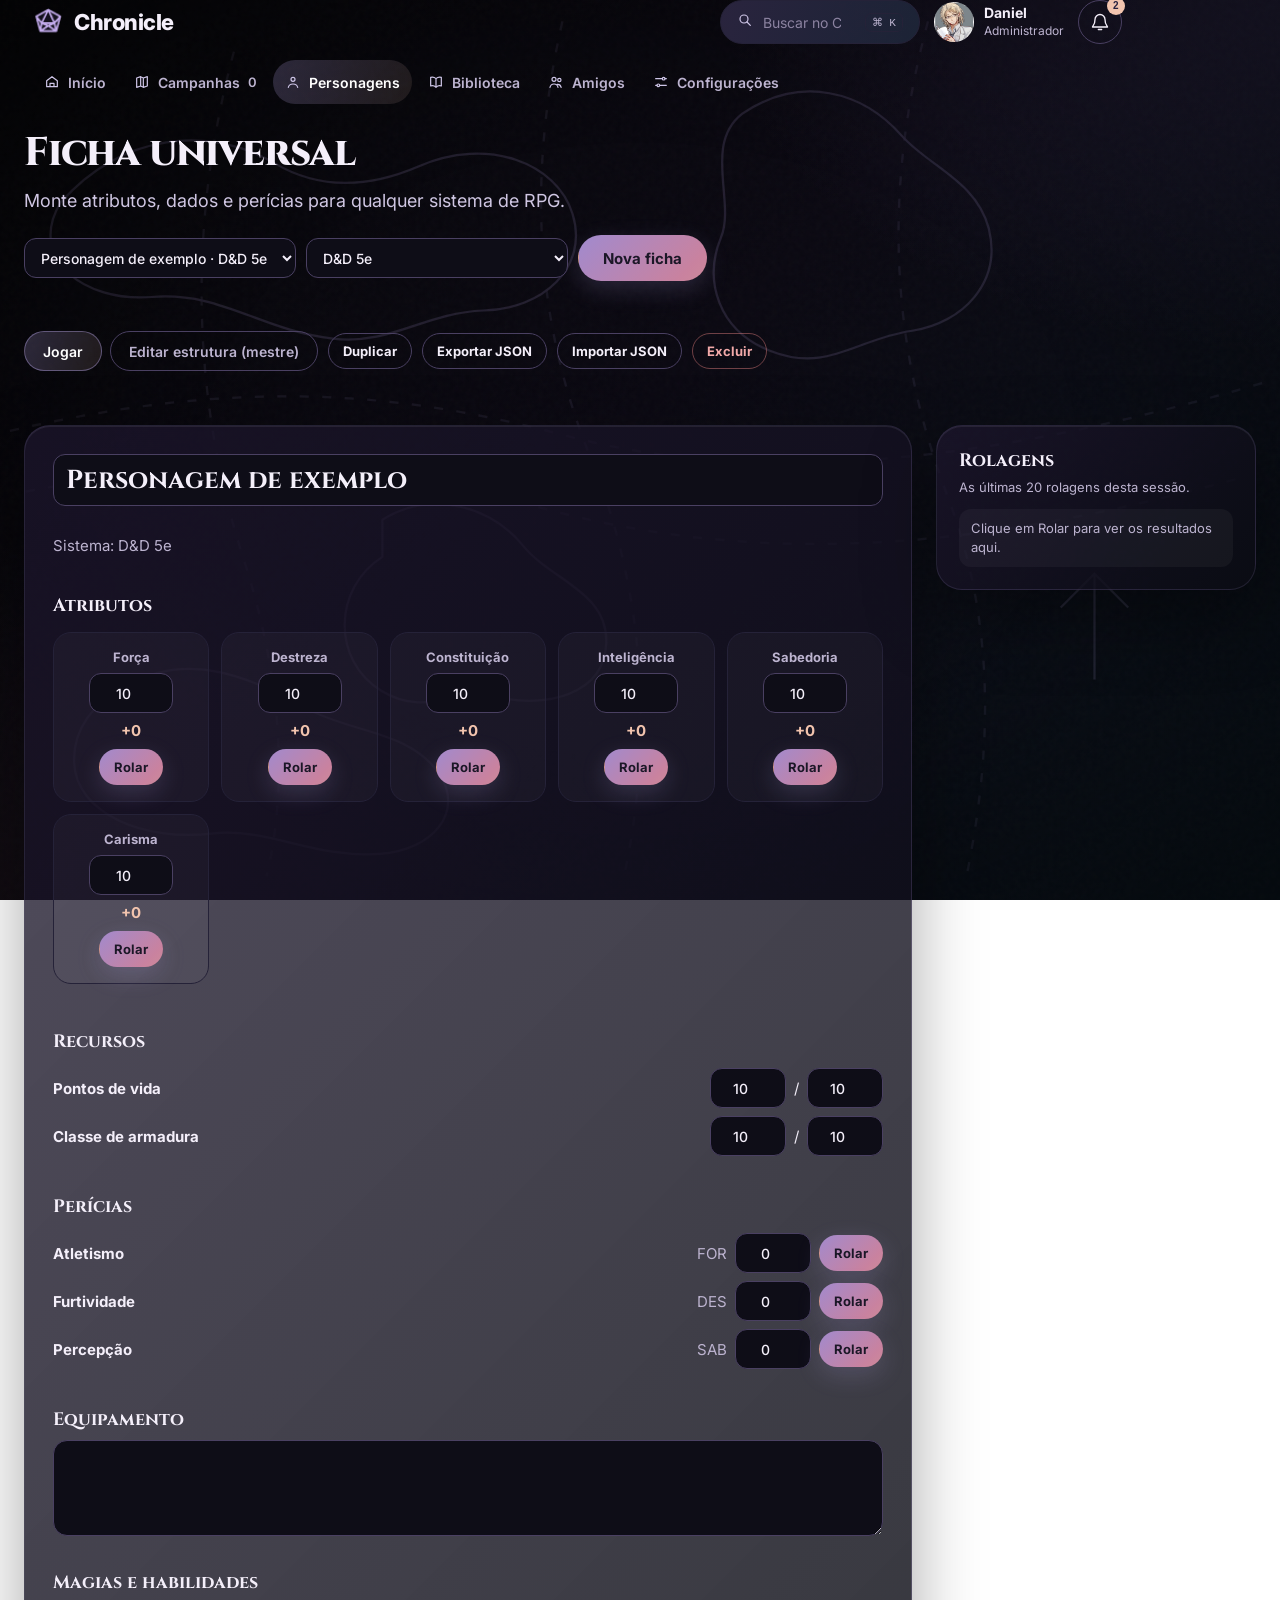
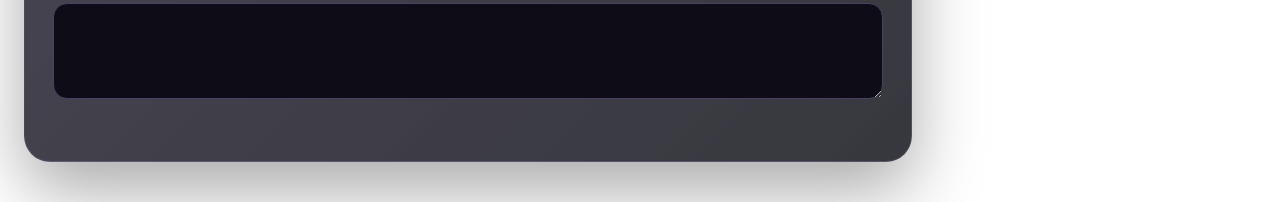
<file: personagens/ficha.html>
<!DOCTYPE html>
<html lang="pt-BR">
<head>
    <meta charset="UTF-8">
    <meta name="viewport" content="width=device-width, initial-scale=1.0">
    <title>Chronicle - Ficha universal</title>
    <link rel="preconnect" href="https://fonts.googleapis.com">
    <link rel="preconnect" href="https://fonts.gstatic.com" crossorigin>
    <link rel="stylesheet" href="https://fonts.googleapis.com/css2?family=Cinzel:wght@600;700;800&family=Inter:wght@400;500;600;700;800&display=swap">
    <link rel="stylesheet" href="../inicio/style.css">
    <link rel="stylesheet" href="../paginas.css">
    <link rel="stylesheet" href="ficha.css">
</head>
<body>
    <div class="map-background" aria-hidden="true"></div>
    <div class="content">
        <header class="top-header">

            <div class="logo">
                <img src="../images/Ícone — d20.png" alt="Logo d20">
                <span>Chronicle</span>
            </div>

            <nav class="menu" aria-label="Menu principal">
                <a href="../inicio/index.html" class="menu-item">
                    <span class="menu-icon" aria-hidden="true"><svg viewBox="0 0 24 24"><path d="m4 10 8-6 8 6v9H4zM9 19v-5h6v5" /></svg></span>
                    <span>Início</span>
                </a>
                <a href="../campanhas/index.html" class="menu-item">
                    <span class="menu-icon" aria-hidden="true"><svg viewBox="0 0 24 24"><path d="m4 6 6-2 4 2 6-2v14l-6 2-4-2-6 2zM10 4v14M14 6v14" /></svg></span>
                    <span>Campanhas</span>
                    <span class="menu-count">0</span>
                </a>
                <a href="../personagens/index.html" class="menu-item ativo" aria-current="page">
                    <span class="menu-icon" aria-hidden="true"><svg viewBox="0 0 24 24"><circle cx="12" cy="8" r="3" /><path d="M5 20c.7-3.3 3.1-5 7-5s6.3 1.7 7 5" /></svg></span>
                    <span>Personagens</span>
                </a>
                <a href="../biblioteca/index.html" class="menu-item">
                    <span class="menu-icon" aria-hidden="true"><svg viewBox="0 0 24 24"><path d="M4 5c3-1 6 0 8 2v13c-2-2-5-3-8-2zM20 5c-3-1-6 0-8 2v13c2-2 5-3 8-2z" /></svg></span>
                    <span>Biblioteca</span>
                </a>
                <a href="../amigos/index.html" class="menu-item">
                    <span class="menu-icon" aria-hidden="true"><svg viewBox="0 0 24 24"><circle cx="9" cy="8" r="3" /><circle cx="17" cy="9" r="2.5" /><path d="M3 20c.7-3.3 2.7-5 6-5s5.3 1.7 6 5M14 15.5c2.8-.2 5 1.3 5.7 4.5" /></svg></span>
                    <span>Amigos</span>
                </a>
                <a href="../configuracoes/index.html" class="menu-item">
                    <span class="menu-icon" aria-hidden="true"><svg viewBox="0 0 24 24"><path d="M4 7h10M18 7h2M4 17h2M10 17h10" /><circle cx="16" cy="7" r="2" /><circle cx="8" cy="17" r="2" /></svg></span>
                    <span>Configurações</span>
                </a>
            </nav>

            <div class="header-actions">

                <label class="search">
                    <span aria-hidden="true"><svg viewBox="0 0 24 24"><circle cx="10.5" cy="10.5" r="6" /><path d="m15 15 5 5" /></svg></span>
                    <input
                        type="search"
                        placeholder="Buscar no Chronicle..."
                        aria-label="Buscar no Chronicle"
                    >
                    <kbd>⌘ K</kbd>
                </label>

                <!-- PERFIL -->
                <div class="perfil">
                    <img
                        class="perfil-logo"
                        src="../images/perfil.jpeg"
                        alt="Foto do usuário"
                    >

                    <div class="perfil-info">
                        <p class="nomeperfil">Daniel</p>
                        <p class="funcao-perfil">Administrador</p>
                    </div>
                </div>

                <!-- NOTIFICAÇÕES (controladas pelo script.js) -->
                <div class="notification-container">

                    <button
                        class="notification"
                        type="button"
                        aria-label="Notificações"
                        aria-expanded="false"
                    >

                        <svg viewBox="0 0 24 24" aria-hidden="true">
                            <path d="M18 9a6 6 0 0 0-12 0c0 7-3 7-3 9h18c0-2-3-2-3-9M10 21h4" />
                        </svg>

                        <span class="notification-count" hidden>0</span>

                    </button>

                    <div class="notification-panel" hidden>

                        <div class="notification-header">

                            <div>
                                <h3>Notificações</h3>
                                <span class="notification-subtitle">
                                    Suas últimas atualizações
                                </span>
                            </div>

                            <button class="mark-all-read" type="button">
                                Marcar todas como lidas
                            </button>

                        </div>

                        <div class="notification-list"></div>

                        <div class="notification-footer">
                            Chronicle · Central de notificações
                        </div>

                    </div>

                </div>

            </div>

        </header>
        <main>
            <section class="page-head"><div><h1>Ficha universal</h1><p>Monte atributos, dados e perícias para qualquer sistema de RPG.</p></div>
                <div class="f-barra">
                    <select id="sel-ficha" aria-label="Escolher ficha"></select>
                    <select id="preset" aria-label="Modelo de sistema para a nova ficha"></select>
                    <button type="button" class="btn btn-primary" id="btn-nova">Nova ficha</button>
                </div>
            </section>
            <div class="f-barra" style="margin-top:18px">
                <div class="tabs" role="group" aria-label="Modo">
                    <button class="tab" type="button" data-modo="jogo" aria-pressed="true">Jogar</button>
                    <button class="tab" type="button" data-modo="mestre" aria-pressed="false">Editar estrutura (mestre)</button>
                </div>
                <button type="button" class="btn btn-outline f-mini" id="btn-dup">Duplicar</button>
                <button type="button" class="btn btn-outline f-mini" id="btn-exp">Exportar JSON</button>
                <button type="button" class="btn btn-outline f-mini" id="btn-imp">Importar JSON</button>
                <button type="button" class="btn btn-danger f-mini" id="btn-del">Excluir</button>
                <input type="file" id="arq" accept="application/json" hidden>
            </div>
            <div class="f-lay">
                <section class="panel f-main" id="ficha" aria-label="Ficha"></section>
                <aside class="panel f-log"><h3>Rolagens</h3><p class="muted" style="margin:0;font-size:13px">As últimas 20 rolagens desta sessão.</p><ol id="f-log"></ol></aside>
            </div>
        </main>
    </div>
    <script src="../inicio/script.js"></script>
    <script src="../campanhas/data.js"></script>
    <script src="../sync.js"></script>
    <script src="ficha.js"></script>
</body>
</html>
</file>
<file: inicio/style.css>
/* ========== VARIÁVEIS ========== */
:root {
    --bg: #07070B;
    --surface: #101018;
    --surface-hover: #191725;
    --line: #252238;
    --text: #F4EFFA;
    --muted: #BDB4D0;
    --accent: #B8A8EC;
    --accent-hover: #CABDF3;
    --accent-soft: #CBBFF0;
    --on-accent: #1B1727;
    --peach: #F2C4AE;
    --heading-font: Cinzel, Georgia, serif;
    --gradient-main: linear-gradient(135deg, #9C8BD4 0%, #C9829F 52%, #D9A388 100%);
    --gradient-surface: linear-gradient(135deg, #151021 0%, #0C0D16 55%, #0B141D 100%);
    --radius: 26px;
}

/* ========== GERAL ========== */
* {
    box-sizing: border-box;
}

body {
    position: relative;
    margin: 0;
    min-height: 100vh;
    font-family: Inter, Arial, Helvetica, sans-serif;
    font-size: 15px;
    background:
        radial-gradient(800px 500px at 100% 0%, rgb(120 103 184 / 17%), transparent 70%),
        radial-gradient(700px 500px at 0% 100%, rgb(182 116 132 / 9%), transparent 72%),
        linear-gradient(135deg, #050507 0%, #0B0912 48%, #081017 100%);
    background-attachment: fixed;
    color: var(--text);
}

body::before,
body::after {
    position: fixed;
    inset: 0;
    pointer-events: none;
    content: "";
}

body::before {
    z-index: 0;
    opacity: 0.035;
    background-image: url("data:image/svg+xml,%3Csvg viewBox='0 0 180 180' xmlns='http://www.w3.org/2000/svg'%3E%3Cfilter id='n'%3E%3CfeTurbulence type='fractalNoise' baseFrequency='.9' numOctaves='4' stitchTiles='stitch'/%3E%3C/filter%3E%3Crect width='100%25' height='100%25' filter='url(%23n)' opacity='.7'/%3E%3C/svg%3E");
}

body::after {
    z-index: 0;
    background: radial-gradient(ellipse at center, transparent 48%, rgb(0 0 0 / 38%) 100%);
}

.map-background {
    position: fixed;
    inset: 0;
    z-index: 0;
    pointer-events: none;
    opacity: 0.14;
    background-image: url("data:image/svg+xml,%3Csvg viewBox='0 0 1200 800' xmlns='http://www.w3.org/2000/svg'%3E%3Cg fill='none' stroke='%23B8A8EC' stroke-width='2'%3E%3Cpath d='M85 180c55-62 132-69 190-35 42 25 86 21 128 3 62-27 123-3 137 42 15 48-27 85-79 86-53 2-82 31-134 25-66-8-99-42-161-37-61 5-111-35-81-84z'/%3E%3Cpath d='M691 101c52-35 107-20 142 20 24 27 66 40 77 82 12 48-23 84-68 91-50 7-75 38-126 18-46-18-60-62-44-101 13-31-16-83 19-110z'/%3E%3Cpath d='M371 462c45-28 97-11 125 23 25 31 76 41 74 87-2 46-54 57-95 48-38-8-66 18-105-6-44-27-43-91 1-119z'/%3E%3Cpath d='M142 610c58-33 113-7 160 19 42 23 92 20 119 58 24 35-6 69-52 72-61 4-99-24-150-18-58 7-121-17-122-64-1-29 17-52 45-67z'/%3E%3Cpath d='M40 383c190-44 333-39 493 4 168 45 372 27 625-48M54 437c176-34 314-23 468 17 197 51 388 33 618-31M239 46c-42 156-37 310 9 452 34 106 39 202 20 281M531 19c-31 137-25 266 26 390 49 121 54 253 29 369M856 19c-43 159-30 297 17 421 39 103 43 210 18 335' stroke-dasharray='8 12' opacity='.55'/%3E%3Cpath d='M1004 604v-94M974 540l30-30 30 30M1004 510v94'/%3E%3C/g%3E%3C/svg%3E");
    background-position: center;
    background-size: cover;
    mix-blend-mode: screen;
}

a {
    color: inherit;
}

:focus-visible {
    outline: 2px solid var(--accent-soft);
    outline-offset: 2px;
}

.content {
    position: relative;
    z-index: 1;
    min-width: 0;
    display: flex;
    flex-direction: column;
    min-height: 100vh;
}

.muted {
    color: var(--muted);
}

.link {
    color: var(--accent-soft);
    font-weight: 700;
    text-decoration: none;
}

.link:hover {
    text-decoration: underline;
}

/* ========== BOTÕES ========== */
.btn {
    display: inline-flex;
    align-items: center;
    justify-content: center;
    gap: 8px;
    min-height: 46px;
    padding: 0 24px;
    border: 1px solid transparent;
    border-radius: 999px;
    font-size: 15px;
    font-weight: 700;
    text-decoration: none;
    cursor: pointer;
    transition: background-position 0.35s ease, box-shadow 0.25s ease, transform 0.25s ease;
}

.btn-primary {
    background: var(--gradient-main);
    background-size: 180% 180%;
    background-position: 0 50%;
    color: var(--on-accent);
    box-shadow: 0 8px 24px rgb(184 168 236 / 18%);
}

.btn-primary:hover {
    background-position: 100% 50%;
    box-shadow: 0 10px 28px rgb(242 196 174 / 22%);
    transform: translateY(-2px);
}

.btn-outline {
    background: transparent;
    color: var(--text);
    border-color: #4A4062;
}

.btn-outline:hover {
    background: #262037;
    transform: translateY(-2px);
}

.btn-on-image {
    border-color: rgb(255 255 255 / 40%);
}

/* ========== HEADER ========== */
.top-header {
    position: relative;
    z-index: 20;
    display: flex;
    align-items: center;
    gap: 28px;
    min-height: 84px;
    width: 100%;
    max-width: 1792px;
    margin: 0 auto;
    padding: 0 64px;
}

.logo {
    display: flex;
    align-items: center;
    flex-shrink: 0;
    gap: 10px;
    color: var(--text);
    font-size: 22px;
    font-weight: 800;
    letter-spacing: -0.02em;
}

.logo img {
    width: 32px;
    height: 32px;
    object-fit: contain;
}

.menu {
    display: flex;
    align-items: center;
    gap: 4px;
    margin: 0;
    flex: 1;
}

.menu-item {
    display: flex;
    align-items: center;
    gap: 8px;
    min-height: 44px;
    padding: 0 16px;
    border-radius: 999px;
    color: var(--muted);
    font-size: 15px;
    font-weight: 600;
    text-decoration: none;
    white-space: nowrap;
    transition: background-color 0.2s ease, color 0.2s ease;
}

.menu-item:hover {
    background: #262037;
    color: var(--text);
}

.menu-item.ativo {
    background: linear-gradient(110deg, rgb(184 168 236 / 22%), rgb(242 196 174 / 10%));
    color: #fff;
}

.menu-icon {
    display: inline-flex;
    width: 16px;
    justify-content: center;
    color: var(--accent-soft);
    font-size: 16px;
    line-height: 1;
}

.menu-icon svg,
.search svg,
.btn svg {
    width: 16px;
    height: 16px;
    fill: none;
    color: #CFC6E8;
    stroke: currentColor;
    stroke-linecap: round;
    stroke-linejoin: round;
    stroke-width: 1.8;
}

.menu-count {
    color: var(--muted);
    font-size: 13px;
}

.header-actions {
    display: flex;
    align-items: center;
    gap: 18px;
}

/* ========== BUSCA ========== */
.search {
    display: flex;
    align-items: center;
    width: 260px;
    height: 44px;
    gap: 10px;
    padding: 0 16px;
    border: 1px solid var(--line);
    border-radius: 999px;
    background: linear-gradient(110deg, rgb(45 39 66 / 92%), rgb(29 38 57 / 92%));
    color: var(--muted);
    transition: border-color 0.2s ease, box-shadow 0.2s ease;
}

.search input {
    width: 100%;
    min-width: 0;
    padding: 0;
    border: 0;
    outline: 0;
    background: transparent;
    color: var(--text);
    font: inherit;
    font-size: 14px;
}

.search:focus-within {
    border-color: var(--accent);
    box-shadow: 0 0 0 3px rgb(184 168 236 / 10%);
}

.search input::placeholder {
    color: #8C83A1;
}

.search kbd {
    padding: 2px 6px;
    border: 1px solid var(--line);
    border-radius: 6px;
    color: var(--muted);
    font-size: 11px;
    white-space: nowrap;
}

/* ========== NOTIFICAÇÕES ========== */
.notification-container {
    position: relative;
}

.notification {
    position: relative;
    display: inline-flex;
    align-items: center;
    justify-content: center;
    width: 44px;
    height: 44px;
    padding: 0;
    border: 1px solid #4A4062;
    border-radius: 50%;
    background: transparent;
    color: var(--text);
    cursor: pointer;
    transition: background-color 0.2s ease;
}

.notification:hover {
    background: #262037;
}

.notification svg {
    width: 20px;
    height: 20px;
    fill: none;
    stroke: currentColor;
    stroke-linecap: round;
    stroke-linejoin: round;
    stroke-width: 1.6;
}

.notification-count {
    position: absolute;
    top: -4px;
    right: -4px;
    min-width: 18px;
    height: 18px;
    padding: 0 5px;
    border-radius: 999px;
    background: var(--peach);
    color: #2A2240;
    font-size: 10px;
    font-weight: 700;
    line-height: 18px;
    text-align: center;
}

.notification-panel {
    position: absolute;
    top: calc(100% + 12px);
    right: 0;
    z-index: 30;
    width: 380px;
    overflow: hidden;
    border: 1px solid var(--line);
    border-radius: 20px;
    background: var(--gradient-surface);
    box-shadow: 0 18px 40px rgb(0 0 0 / 50%), inset 0 1px 0 rgb(255 255 255 / 5%);
    -webkit-backdrop-filter: blur(18px);
    backdrop-filter: blur(18px);
}

.notification-header {
    display: flex;
    align-items: flex-start;
    justify-content: space-between;
    gap: 16px;
    padding: 18px 20px;
    border-bottom: 1px solid var(--line);
}

.notification-header h3 {
    margin: 0 0 4px;
    color: var(--text);
    font-size: 16px;
}

.notification-subtitle,
.notification-footer {
    color: var(--muted);
    font-size: 12px;
}

.mark-all-read {
    padding: 0;
    border: 0;
    background: transparent;
    color: var(--accent-soft);
    cursor: pointer;
    font: inherit;
    font-size: 12px;
    font-weight: 600;
    white-space: nowrap;
}

.mark-all-read:hover {
    text-decoration: underline;
}

.notification-list {
    max-height: 320px;
    overflow-y: auto;
}

.notification-item {
    display: flex;
    align-items: flex-start;
    gap: 12px;
    padding: 14px 20px;
    border-bottom: 1px solid var(--line);
    cursor: pointer;
}

.notification-item:hover {
    background: var(--surface-hover);
}

.notification-content {
    flex: 1;
    min-width: 0;
}

.notification-content strong {
    display: block;
    margin-bottom: 4px;
    color: var(--text);
    font-size: 13px;
}

.notification-content p {
    margin: 0;
    color: var(--muted);
    font-size: 12px;
    line-height: 1.45;
}

.notification-dot {
    width: 8px;
    height: 8px;
    margin-top: 5px;
    border-radius: 50%;
    background: transparent;
}

.notification-item.unread .notification-dot {
    background: var(--accent);
}

.notification-delete {
    border: 0;
    background: transparent;
    color: var(--muted);
    cursor: pointer;
    font-size: 18px;
    line-height: 1;
}

.notification-delete:hover {
    color: var(--text);
}

.notification-empty {
    padding: 28px 20px;
    text-align: center;
}

.notification-empty p {
    margin: 0 0 6px;
    color: var(--text);
    font-size: 13px;
}

.notification-empty span {
    color: var(--muted);
    font-size: 12px;
}

.notification-footer {
    padding: 12px 20px;
}

/* ========== PERFIL ========== */
.perfil {
    display: flex;
    align-items: center;
    gap: 10px;
    flex-shrink: 0;
}

.perfil img {
    width: 40px;
    height: 40px;
    border-radius: 50%;
    background: var(--peach);
    object-fit: cover;
}

.perfil-info {
    min-width: 0;
    line-height: 1.2;
}

.nomeperfil {
    margin: 0 0 2px;
    font-size: 14px;
    font-weight: 700;
    color: var(--text);
}

.funcao-perfil {
    margin: 0;
    color: var(--muted);
    font-size: 12px;
}

/* ========== CONTEÚDO ========== */
main {
    flex: 1;
    width: 100%;
    max-width: 1792px;
    margin: 0 auto;
    padding: 28px 64px 48px;
    display: flex;
    flex-direction: column;
    gap: 32px;
}

.hello {
    display: flex;
    align-items: flex-end;
    justify-content: space-between;
    flex-wrap: wrap;
    gap: 24px;
}

.hello h1 {
    margin: 0;
    font-family: var(--heading-font);
    font-size: 40px;
    font-weight: 800;
    letter-spacing: -0.03em;
}

.hello h1 em {
    font-style: normal;
    color: var(--peach);
}

.hello p {
    margin: 10px 0 0;
    color: #CFC6E2;
    font-size: 18px;
}

/* ========== CAMPANHAS ========== */
.campaigns {
    display: grid;
    grid-template-columns: 1.7fr 1fr;
    gap: 24px;
    min-height: 440px;
}

.featured {
    position: relative;
    display: flex;
    align-items: flex-end;
    overflow: hidden;
    border-radius: var(--radius);
    background: var(--gradient-surface);
    border: 1px solid rgb(184 168 236 / 13%);
    box-shadow: 0 28px 70px rgb(0 0 0 / 42%), inset 0 1px 0 rgb(255 255 255 / 7%);
    background: linear-gradient(135deg, rgb(29 22 45 / 76%), rgb(11 12 20 / 82%));
    -webkit-backdrop-filter: blur(18px);
    backdrop-filter: blur(18px);
    transition: transform 0.3s ease, border-color 0.3s ease, box-shadow 0.3s ease;
}

.featured:hover {
    transform: translateY(-2px);
    border-color: rgb(184 168 236 / 25%);
    box-shadow: 0 32px 76px rgb(0 0 0 / 48%), inset 0 1px 0 rgb(255 255 255 / 8%);
}

.featured > img {
    position: absolute;
    inset: 0;
    width: 100%;
    height: 100%;
    object-fit: cover;
    transform: scale(1.08);
    transition: transform 0.8s cubic-bezier(0.2, 0.7, 0.2, 1);
}

.featured:hover > img {
    transform: scale(1.13) translate3d(0, -1%, 0);
}

.featured-shade {
    position: absolute;
    inset: 0;
    background:
        linear-gradient(0deg, #110F1Aee 0%, #110F1A99 50%, #110F1A33 100%),
        linear-gradient(120deg, rgb(120 103 184 / 25%), transparent 58%, rgb(182 116 132 / 17%));
}

.featured-content {
    position: relative;
    display: flex;
    flex-direction: column;
    gap: 10px;
    padding: 36px;
}

.featured h2 {
    margin: 0;
    font-family: var(--heading-font);
    font-size: 50px;
    font-weight: 800;
    letter-spacing: -0.03em;
    line-height: 1.05;
}

.featured-content,
.campaign-list,
.band {
    font-family: Inter, Arial, Helvetica, sans-serif;
}

.chip {
    align-self: flex-start;
    padding: 6px 14px;
    border-radius: 999px;
    background: var(--accent-soft);
    color: #251D3D;
    font-size: 12px;
    font-weight: 700;
    letter-spacing: 0.04em;
    text-transform: uppercase;
}

.featured-meta {
    display: flex;
    align-items: center;
    flex-wrap: wrap;
    gap: 12px;
    margin: 0;
    color: #F0EAF8;
}

.session-meta {
    display: flex;
    align-items: center;
    flex-wrap: wrap;
    gap: 8px;
}

.session-countdown {
    padding: 6px 12px;
    border: 1px solid rgb(255 255 255 / 16%);
    border-radius: 999px;
    background: rgb(8 8 14 / 42%);
    color: #F6D6C8;
    font-size: 12px;
    font-weight: 700;
}

.featured-actions {
    display: flex;
    flex-wrap: wrap;
    gap: 12px;
    margin-top: 14px;
}

.avatars {
    display: flex;
}

.avatars span {
    width: 28px;
    height: 28px;
    margin-left: -8px;
    border: 2px solid #2A2240;
    border-radius: 50%;
    background: var(--peach);
}

.avatars span:first-child { margin-left: 0; }
.avatars span:nth-child(2) { background: #E6A9BF; }
.avatars span:nth-child(3) { background: #9FD3CC; }
.avatars span:nth-child(4) { background: var(--accent-soft); }

.campaign-list {
    display: flex;
    flex-direction: column;
    padding: 24px 20px;
    border-radius: var(--radius);
    background: var(--gradient-surface);
    border: 1px solid rgb(184 168 236 / 22%);
    box-shadow: 0 28px 70px rgb(0 0 0 / 34%), 0 0 32px rgb(167 139 250 / 8%), inset 0 1px 0 rgb(255 255 255 / 8%);
    background: linear-gradient(135deg, rgb(39 29 62 / 88%), rgb(12 13 23 / 92%));
    -webkit-backdrop-filter: blur(18px);
    backdrop-filter: blur(18px);
    transition: transform 0.3s ease, border-color 0.3s ease, box-shadow 0.3s ease;
}

.campaign-list:hover {
    transform: translateY(-2px);
    border-color: rgb(184 168 236 / 25%);
    box-shadow: 0 32px 76px rgb(0 0 0 / 42%), inset 0 1px 0 rgb(255 255 255 / 8%);
}

.campaign-list h2 {
    margin: 0 12px 18px;
    font-family: var(--heading-font);
    font-size: 24px;
}

.schedule-row {
    display: grid;
    grid-template-columns: 44px minmax(0, 1fr) auto;
    align-items: center;
    gap: 14px;
    padding: 13px 12px;
    border: 1px solid transparent;
    border-radius: 16px;
    text-decoration: none;
    transition: background 0.25s ease, border-color 0.25s ease;
}

.schedule-row:hover,
.schedule-row:focus-visible {
    border-color: rgb(167 139 250 / 50%);
    background: rgb(167 139 250 / 8%);
    outline: none;
}

.schedule-row time {
    display: grid;
    place-items: center;
    width: 52px;
    padding: 7px 0;
    border-radius: 12px;
    background: rgb(184 168 236 / 15%);
    color: var(--accent-soft);
    line-height: 1;
}

.schedule-row time strong {
    font-size: 21px;
}

.schedule-row time span {
    margin-top: 3px;
    font-size: 10px;
    text-transform: uppercase;
}

.schedule-row > span {
    min-width: 0;
}

.schedule-row > span strong {
    display: block;
    overflow: hidden;
    font-size: 16px;
    text-overflow: ellipsis;
    white-space: nowrap;
}

.schedule-row > span small {
    display: block;
    margin-top: 3px;
    color: #CFC7DE;
    font-size: 13px;
}

.schedule-row > em {
    color: var(--accent-soft);
    font-size: 12px;
    font-style: normal;
    font-weight: 700;
    white-space: nowrap;
}

.campaign-row {
    display: flex;
    align-items: center;
    gap: 16px;
    padding: 12px;
    border: 1px solid transparent;
    border-radius: 20px;
    text-decoration: none;
    transition: background 0.25s ease, transform 0.25s ease;
}

.campaign-row:hover {
    background: linear-gradient(110deg, rgb(184 168 236 / 10%), rgb(242 196 174 / 4%));
    transform: translateX(2px);
}

.campaign-row:hover,
.campaign-row:focus-visible {
    border-color: rgb(167 139 250 / 50%);
    background: rgb(167 139 250 / 8%);
    outline: none;
}

.campaign-row img {
    flex: none;
    width: 120px;
    height: 78px;
    border-radius: 16px;
    object-fit: cover;
}

.campaign-row em {
    font-size: 12px;
    font-style: normal;
    font-weight: 700;
    letter-spacing: 0.06em;
    text-transform: uppercase;
    color: var(--accent-soft);
}

.campaign-row strong {
    display: block;
    margin-bottom: 3px;
    font-size: 18px;
}

.campaign-row small {
    display: block;
    color: #CFC7DE;
    font-size: 14px;
}

.campaign-list-links {
    display: flex;
    align-items: center;
    justify-content: space-between;
    margin: auto 12px 4px;
    padding-top: 12px;
}

.campaign-list-new {
    color: var(--muted);
    font-size: 13px;
}

/* ========== FAIXA INFERIOR ========== */
.band {
    display: grid;
    grid-template-columns: 1fr 1.6fr 1fr;
    border-radius: var(--radius);
    background: var(--gradient-surface);
    border: 1px solid rgb(184 168 236 / 10%);
    box-shadow: 0 28px 70px rgb(0 0 0 / 30%), inset 0 1px 0 rgb(255 255 255 / 6%);
    background: linear-gradient(135deg, rgb(29 22 45 / 76%), rgb(11 12 20 / 82%));
    -webkit-backdrop-filter: blur(18px);
    backdrop-filter: blur(18px);
    transition: transform 0.3s ease, border-color 0.3s ease, box-shadow 0.3s ease;
}

.band:hover {
    transform: translateY(-2px);
    border-color: rgb(184 168 236 / 25%);
    box-shadow: 0 32px 76px rgb(0 0 0 / 42%), inset 0 1px 0 rgb(255 255 255 / 8%);
}

.band > div {
    display: flex;
    flex-direction: column;
    gap: 8px;
    padding: 36px 40px;
}

.band > div + div {
    border-left: 1px solid var(--line);
}

.band h3 {
    margin: 0;
    font-size: 22px;
    letter-spacing: -0.02em;
}

.label {
    color: #CFC7DE;
    font-size: 12px;
    font-weight: 700;
    letter-spacing: 0.1em;
    text-transform: uppercase;
}

.band-link {
    margin-top: auto;
    align-self: flex-start;
}

.friends-list {
    display: flex;
    flex-direction: column;
    gap: 2px;
}

.friend {
    display: flex;
    align-items: center;
    gap: 8px;
    min-height: 38px;
    padding: 4px 8px;
    border-radius: 12px;
    text-decoration: none;
    transition: background-color 0.25s ease, transform 0.25s ease;
}

.friend:hover {
    background: var(--surface-hover);
    transform: translateY(-2px);
}

.friend-avatar {
    flex: none;
    display: grid;
    place-items: center;
    width: 30px;
    height: 30px;
    border-radius: 50%;
    color: #20192F;
    font-size: 10px;
    font-weight: 800;
}

.avatar-peach {
    background: #F2C4AE;
}

.avatar-teal {
    background: #9FD3CC;
}

.avatar-lilac {
    background: #CBBFF0;
}

.friend > span:nth-child(2) {
    min-width: 0;
    flex: 1;
}

.friend strong {
    display: block;
    font-size: 13px;
}

.friend small {
    color: #CFC7DE;
    font-size: 11px;
}

.friend-playing {
    color: #7ED6A5 !important;
}

.friend-status {
    width: 7px;
    height: 7px;
    border: 1px solid #171321;
    border-radius: 50%;
}

.friend-status.online {
    background: #7ED6A5;
}

.friend-status.playing {
    background: #F2C4AE;
}

.friend-status.offline {
    background: #756D85;
}

.table-status {
    display: inline-flex;
    align-items: center;
    gap: 7px;
    margin-top: auto;
    color: #9FD3CC;
    font-size: 12px;
    font-weight: 700;
}

.table-status i {
    width: 7px;
    height: 7px;
    border-radius: 50%;
    background: #7ED6A5;
}

@keyframes fade-in {
    from {
        opacity: 0;
        transform: translateY(8px);
    }

    to {
        opacity: 1;
        transform: translateY(0);
    }
}

.content {
    animation: fade-in 0.6s ease both;
}

/* ========== RESPONSIVO ========== */
@media (max-width: 1300px) {
    .top-header {
        flex-wrap: wrap;
        gap: 12px;
        padding: 12px 24px;
    }

    .menu {
        order: 3;
        flex-basis: 100%;
        overflow-x: auto;
        padding-bottom: 2px;
    }

    .header-actions {
        margin-left: auto;
    }

    main {
        padding: 20px 24px 40px;
    }
}

@media (max-width: 1000px) {
    .campaigns {
        grid-template-columns: 1fr;
    }

    .featured {
        min-height: 340px;
    }

    .featured h2 {
        font-size: 36px;
    }

    .band {
        grid-template-columns: 1fr;
    }

    .band > div + div {
        border-left: 0;
        border-top: 1px solid var(--line);
    }

    .hello h1 {
        font-size: 34px;
    }
}

@media (max-width: 620px) {
    .top-header {
        align-items: flex-start;
    }

    .header-actions {
        gap: 12px;
    }

    .search {
        width: min(200px, 40vw);
    }

    .search kbd {
        display: none;
    }

    .perfil-info {
        display: none;
    }

    .notification-panel {
        position: fixed;
        top: 72px;
        right: 12px;
        width: min(380px, calc(100vw - 24px));
    }
}

@media (prefers-reduced-motion: reduce) {
    .content,
    .featured > img {
        animation: none;
        transform: none;
        transition: none;
    }

    .featured:hover > img,
    .featured:hover,
    .campaign-list:hover,
    .band:hover,
    .quick:hover,
    .campaign-row:hover,
    .btn:hover {
        transform: none;
    }
}

/* ========== AMIGOS (estado vazio da faixa inferior) ========== */
.friends-empty {
    display: flex;
    flex-direction: column;
    align-items: flex-start;
    gap: 10px;
}

.friends-empty p {
    margin: 0;
    color: #CFC7DE;
    font-size: 14px;
    line-height: 1.5;
}

/* ========== ESTADOS VAZIOS / SEM IMAGEM ========== */
[hidden] { display: none !important; }

.featured-empty .featured-content { max-width: 560px; gap: 14px; }
.featured-empty p { margin: 0; color: #CFC6E2; font-size: 17px; line-height: 1.55; }
.schedule-empty { margin: 8px 12px; color: var(--muted); font-size: 15px; line-height: 1.5; }
.band-empty { color: var(--muted); }

.band-empty-text { color: var(--muted); font-size: 15px; line-height: 1.5; }

/* ========== CABEÇALHO EM TELAS MÉDIAS (notebooks) ==========
   Sem isto o perfil e o sino saíam da tela abaixo de ~1560 px. */
@media (max-width: 1600px) {
    .top-header { gap: 16px; padding: 0 32px; }
    .menu { min-width: 0; }
    .menu-item { padding: 0 12px; font-size: 14px; }
    .header-actions { flex-shrink: 0; gap: 14px; }
    .search { width: auto; flex: 0 1 200px; min-width: 130px; }
}
@media (max-width: 1250px) {
    .top-header { flex-wrap: wrap; row-gap: 8px; padding: 10px 24px; }
    .menu { order: 3; flex: 1 0 100%; flex-wrap: wrap; }
    .header-actions { margin-left: auto; }
}
</file>
<file: paginas.css>
/* Componentes compartilhados pelas páginas internas (campanhas, amigos, personagens, biblioteca, configurações) */
[hidden] { display: none !important; }

.page-head { display: flex; align-items: flex-end; justify-content: space-between; flex-wrap: wrap; gap: 24px; }
.page-head h1 { margin: 0; font-family: var(--heading-font); font-size: 40px; font-weight: 800; letter-spacing: -0.03em; }
.page-head p { margin: 10px 0 0; color: #CFC6E2; font-size: 18px; }
.page-search { width: min(320px, 100%); }

.panel { border: 1px solid rgb(184 168 236 / 13%); border-radius: var(--radius); background: linear-gradient(135deg, rgb(29 22 45 / 76%), rgb(11 12 20 / 82%)); box-shadow: 0 28px 70px rgb(0 0 0 / 34%), inset 0 1px 0 rgb(255 255 255 / 7%); -webkit-backdrop-filter: blur(18px); backdrop-filter: blur(18px); }

.grid { display: grid; grid-template-columns: repeat(auto-fill, minmax(min(340px, 100%), 1fr)); gap: 24px; }

.tabs { display: flex; flex-wrap: wrap; gap: 8px; }
.tab { min-height: 40px; padding: 0 18px; border: 1px solid #4A4062; border-radius: 999px; background: transparent; color: var(--muted); font: 600 14px Inter, Arial, sans-serif; cursor: pointer; transition: background-color 0.2s ease, color 0.2s ease; }
.tab:hover { background: #262037; color: var(--text); }
.tab[aria-pressed="true"] { border-color: rgb(184 168 236 / 40%); background: linear-gradient(110deg, rgb(184 168 236 / 22%), rgb(242 196 174 / 10%)); color: #fff; }

.empty { margin: 24px 0; color: var(--muted); text-align: center; }

@media (max-width: 1000px) { .page-head h1 { font-size: 34px; } }

/* ==========================================================================
   Componentes compartilhados: botões de ação, modal (<dialog>), formulário e toast
   Usados por: campanhas, amigos (e prontos para as demais páginas)
   ========================================================================== */

/* <button class="btn"> não herda a fonte como o <a> */
button.btn { font-family: inherit; }
.btn:focus-visible, .modal-close:focus-visible { outline: 2px solid var(--accent-soft); outline-offset: 2px; }
.btn[disabled] { opacity: 0.6; cursor: progress; transform: none; }

/* ----- Botão de perigo (excluir/remover) ----- */
.btn-danger { background: transparent; border-color: rgb(233 132 132 / 45%); color: #F2A9A9; }
.btn-danger:hover { background: rgb(233 132 132 / 14%); transform: translateY(-2px); }
.btn-danger-solid { background: rgb(233 132 132 / 20%); border-color: rgb(233 132 132 / 60%); color: #FFD3D3; }
.btn-danger-solid:hover { background: rgb(233 132 132 / 32%); }

/* ----- Modal ----- */
body.modal-open { overflow: hidden; }
.modal { width: min(560px, calc(100vw - 32px)); max-height: calc(100vh - 32px); padding: 0; border: 1px solid rgb(184 168 236 / 18%); border-radius: var(--radius); background: linear-gradient(135deg, #1D162D, #0B0C14); color: var(--text); box-shadow: 0 40px 90px rgb(0 0 0 / 55%), inset 0 1px 0 rgb(255 255 255 / 7%); overflow: hidden; }
.modal-small { width: min(440px, calc(100vw - 32px)); }
.modal::backdrop { background: rgb(5 5 9 / 72%); -webkit-backdrop-filter: blur(4px); backdrop-filter: blur(4px); }
.modal[open] { animation: modal-in 0.22s ease both; }
.modal[open]::backdrop { animation: backdrop-in 0.22s ease both; }
@keyframes modal-in { from { opacity: 0; transform: translateY(12px) scale(0.98); } to { opacity: 1; transform: none; } }
@keyframes backdrop-in { from { opacity: 0; } to { opacity: 1; } }

.modal-box { display: flex; flex-direction: column; max-height: calc(100vh - 32px); margin: 0; }
.modal-head { display: flex; align-items: flex-start; justify-content: space-between; gap: 16px; padding: 28px 28px 0; }
.modal-head h2 { margin: 0; font-family: var(--heading-font); font-size: 26px; line-height: 1.2; overflow-wrap: anywhere; }
.modal-sub { margin: 8px 0 0; color: var(--muted); font-size: 14px; }
.modal-close { flex: none; width: 36px; height: 36px; border: 1px solid #4A4062; border-radius: 50%; background: transparent; color: var(--muted); font-size: 22px; line-height: 1; cursor: pointer; transition: background-color 0.2s ease, color 0.2s ease; }
.modal-close:hover { background: #262037; color: var(--text); }
.modal-body { display: flex; flex: 1; flex-direction: column; gap: 18px; padding: 22px 28px; overflow-y: auto; }
.modal-body p { margin: 0; }
.modal-text { color: #E4DDF0; line-height: 1.55; overflow-wrap: anywhere; }
.modal-actions { display: flex; justify-content: flex-end; flex-wrap: wrap; gap: 12px; padding: 18px 28px 26px; border-top: 1px solid var(--line); }

/* ----- Formulário dentro do modal (mesmo visual de .field em configuracoes/style.css) ----- */
.modal .field { display: flex; flex-direction: column; gap: 8px; min-width: 0; margin: 0; padding: 0; border: 0; color: #CFC7DE; font-size: 14px; font-weight: 600; }
.modal .field > label, .modal .field > legend { padding: 0; }
.modal .field > legend { margin-bottom: 8px; }
.req { color: var(--peach); }
.modal input[type="text"], .modal input[type="email"], .modal select, .modal textarea { width: 100%; padding: 0 16px; border: 1px solid var(--line); border-radius: 14px; background: rgb(8 8 14 / 50%); color: var(--text); font: 400 15px Inter, Arial, sans-serif; }
.modal input[type="text"], .modal input[type="email"], .modal select { height: 46px; }
.modal textarea { min-height: 110px; padding: 12px 16px; resize: vertical; }
.modal select { appearance: none; padding-right: 40px; background-image: linear-gradient(45deg, transparent 50%, var(--muted) 50%), linear-gradient(135deg, var(--muted) 50%, transparent 50%); background-position: calc(100% - 20px) 20px, calc(100% - 15px) 20px; background-size: 5px 5px; background-repeat: no-repeat; }
.modal select option { background: #14101F; color: var(--text); }
.modal input::placeholder, .modal textarea::placeholder { color: #8C83A1; }
.modal input[type="text"]:focus, .modal input[type="email"]:focus, .modal select:focus, .modal textarea:focus { border-color: var(--accent); outline: 0; box-shadow: 0 0 0 3px rgb(184 168 236 / 12%); }
.modal [aria-invalid="true"] { border-color: #E98484 !important; box-shadow: 0 0 0 3px rgb(233 132 132 / 12%) !important; }

.field-error { color: #F2A9A9; font-size: 13px; font-weight: 500; }
.field-foot { display: flex; align-items: flex-start; justify-content: space-between; gap: 12px; }
.counter { margin-left: auto; color: var(--muted); font-size: 12px; font-weight: 500; }
.form-alert { padding: 12px 16px; border: 1px solid rgb(233 132 132 / 40%); border-radius: 14px; background: rgb(233 132 132 / 10%); color: #F7C1C1; font-size: 14px; }

/* ----- Toasts ----- */
.toast-region { position: fixed; right: 24px; bottom: 24px; z-index: 60; display: flex; flex-direction: column; gap: 10px; width: min(380px, calc(100vw - 32px)); pointer-events: none; }
.toast { display: flex; align-items: flex-start; gap: 12px; padding: 14px 16px; border: 1px solid rgb(184 168 236 / 18%); border-left: 4px solid #7ED6A5; border-radius: 16px; background: linear-gradient(135deg, rgb(29 22 45 / 96%), rgb(11 12 20 / 96%)); box-shadow: 0 18px 48px rgb(0 0 0 / 45%); pointer-events: auto; animation: toast-in 0.25s ease both; }
.toast.error { border-left-color: #E98484; }
.toast strong { display: block; font-size: 14px; }
.toast p { margin: 2px 0 0; color: var(--muted); font-size: 13px; overflow-wrap: anywhere; }
.toast button { margin-left: auto; padding: 0 4px; border: 0; background: transparent; color: var(--muted); font-size: 18px; line-height: 1; cursor: pointer; }
.toast button:hover { color: var(--text); }
.toast.leaving { opacity: 0; transform: translateY(6px); transition: opacity 0.2s ease, transform 0.2s ease; }
@keyframes toast-in { from { opacity: 0; transform: translateY(10px); } to { opacity: 1; transform: none; } }

@media (max-width: 560px) {
    .modal-head { padding: 22px 20px 0; }
    .modal-body { padding: 18px 20px; }
    .modal-actions { padding: 16px 20px 20px; }
    .modal-actions .btn { flex: 1; }
    .toast-region { right: 16px; bottom: 16px; }
}

/* Respeita "reduzir movimento" do sistema e a opção das Configurações */
@media (prefers-reduced-motion: reduce) {
    .modal[open], .modal[open]::backdrop, .toast { animation: none; }
}
.sem-movimento .modal[open], .sem-movimento .modal[open]::backdrop, .sem-movimento .toast { animation: none; }
</file>
<file: amigos/style.css>
.friend-table { margin: 0; padding: 12px; list-style: none; }
.friend-row { display: grid; grid-template-columns: 48px minmax(0, 1fr) auto auto auto; align-items: center; gap: 16px; padding: 14px 16px; border-radius: 18px; transition: background 0.25s ease; }
.friend-row + .friend-row { margin-top: 2px; }
.friend-row:hover { background: var(--surface-hover); }
.friend-row .friend-avatar { width: 44px; height: 44px; font-size: 13px; }
.friend-row strong { display: block; font-size: 16px; }
.friend-row small { color: #CFC7DE; font-size: 13px; }
.friend-row .btn { min-height: 38px; padding: 0 18px; font-size: 13px; }
.friend-row .friend-status { width: 9px; height: 9px; }

/* ----- Cabeçalho: busca + botão ----- */
.page-actions { display: flex; flex-wrap: wrap; align-items: center; gap: 12px; }
.page-actions .page-search { width: 320px; max-width: 100%; }

/* ----- Remover amizade (X ao lado de "Convidar para a mesa") ----- */
.friend-remove { display: grid; place-items: center; width: 34px; height: 34px; padding: 0; border: 1px solid #4A4062; border-radius: 50%; background: transparent; color: var(--muted); font: 400 20px/1 Inter, Arial, sans-serif; cursor: pointer; transition: background-color 0.2s ease, color 0.2s ease, border-color 0.2s ease; }
.friend-remove:hover { border-color: rgb(233 132 132 / 55%); background: rgb(233 132 132 / 14%); color: #F2A9A9; }
.friend-remove:focus-visible { outline: 2px solid var(--accent-soft); outline-offset: 2px; }

/* ----- Amigo recém-adicionado ----- */
.friend-new { animation: friend-pulse 1.6s ease-out 1; }
@keyframes friend-pulse { 0% { background: rgb(184 168 236 / 22%); } 100% { background: transparent; } }
@media (prefers-reduced-motion: reduce) { .friend-new { animation: none; } }
.sem-movimento .friend-new { animation: none; }

/* ----- Lista vazia (padrão: ninguém) ----- */
.friends-empty-panel { display: flex; flex-direction: column; align-items: center; gap: 22px; padding: 56px 24px; text-align: center; }
.friends-empty-panel p { max-width: 440px; margin: 0; font-family: var(--heading-font); font-size: 24px; line-height: 1.4; }
.optional { color: var(--muted); font-weight: 400; }

@media (max-width: 620px) {
    .friend-row { grid-template-columns: 44px minmax(0, 1fr) auto auto; }
    .friend-row .btn { display: none; }
    .page-actions { width: 100%; }
    .page-actions .page-search { width: auto; flex: 1 1 200px; }
}
</file>
<file: biblioteca/style.css>
.entries { display: grid; grid-template-columns: repeat(auto-fill, minmax(min(480px, 100%), 1fr)); gap: 16px; }
.entry { display: grid; grid-template-columns: auto minmax(0, 1fr) auto; align-items: center; gap: 18px; padding: 20px 24px; text-decoration: none; transition: border-color 0.25s ease, background 0.25s ease; }
.entry:hover, .entry:focus-visible { border-color: rgb(167 139 250 / 50%); outline: none; }
.entry strong { display: block; font-size: 17px; }
.entry small { display: block; margin-top: 4px; color: #CFC7DE; font-size: 13px; }
.entry em { color: var(--muted); font-size: 12px; font-style: normal; }
.kind { min-width: 96px; padding: 6px 12px; border-radius: 999px; text-align: center; font-size: 12px; font-weight: 700; }
.kind.regras { background: rgb(184 168 236 / 16%); color: var(--accent-soft); }
.kind.notas { background: rgb(242 196 174 / 14%); color: var(--peach); }
.kind.inspiracoes { background: rgb(159 211 204 / 14%); color: #9FD3CC; }
.library-filters { display: grid; gap: 14px; margin: 24px 0; }
.campaign-filter { min-height: 40px; padding: 0 12px; border: 1px solid #4A4062; border-radius: 999px; background: #171326; color: var(--text); font: 600 13px Inter, Arial, sans-serif; }
@media (max-width: 620px) { .entry em { display: none; } .entry { grid-template-columns: auto minmax(0, 1fr); } }
.library-filters .tabs { align-items: center; }
.campaign-filter option { background: #171326; color: var(--text); }
.campaign-filter:focus-visible { outline: 2px solid var(--accent-soft); outline-offset: 2px; }

.campaign-bar { display: flex; align-items: center; gap: 10px; color: var(--muted); font-size: 13px; font-weight: 600; }
.add-filter { margin-left: auto; border-style: dashed; color: var(--accent-soft); }
.add-filter-form { display: flex; align-items: end; justify-content: flex-end; gap: 12px; }
.add-filter-form label { display: grid; gap: 6px; color: var(--muted); font-size: 13px; font-weight: 600; }
.add-filter-form input { min-height: 40px; padding: 0 12px; border: 1px solid #4A4062; border-radius: 8px; background: #171326; color: var(--text); font: 15px Inter, Arial, sans-serif; }
.add-filter-form input:focus { border-color: var(--accent); outline: 0; box-shadow: 0 0 0 3px rgb(184 168 236 / 12%); }
.add-filter-form .btn { min-height: 40px; padding: 0 20px; font-size: 14px; }
.filter-option { display: inline-flex; align-items: center; border: 1px solid #4A4062; border-radius: 999px; transition: background-color 0.2s ease, border-color 0.2s ease; }
.filter-option:hover { background: #262037; }
.filter-option.ativo { border-color: rgb(184 168 236 / 40%); background: linear-gradient(110deg, rgb(184 168 236 / 22%), rgb(242 196 174 / 10%)); }
.filter-option .tab, .filter-option .tab:hover, .filter-option .tab[aria-pressed="true"] { min-height: 38px; padding: 0 4px 0 18px; border: 0; background: transparent; }
.filter-remove { display: grid; place-items: center; width: 22px; height: 22px; margin-right: 8px; padding: 0; border: 0; border-radius: 50%; background: transparent; color: var(--muted); font-size: 15px; line-height: 1; opacity: 0.45; cursor: pointer; transition: opacity 0.2s ease, background-color 0.2s ease; }
.filter-option:hover .filter-remove, .filter-remove:focus-visible { opacity: 1; }
.filter-remove:hover { background: rgb(255 255 255 / 12%); color: var(--text); }
</file>
<file: configuracoes/style.css>
.settings { display: grid; max-width: 920px; gap: 24px; }
.settings .panel { display: flex; flex-direction: column; gap: 16px; padding: 28px; }
.settings h2, .profile-card h2 { margin: 0 0 4px; font-family: var(--heading-font); font-size: 24px; }
.account-layout { display: grid; grid-template-columns: minmax(240px, 0.72fr) minmax(0, 1.5fr); align-items: start; gap: 24px; }
.account-settings { max-width: none; }
.profile-card { position: sticky; top: 24px; gap: 24px !important; }
.profile-card-top { display: flex; align-items: center; gap: 18px; }
.profile-card-top h2 { font-size: 22px; }
.profile-card-top .muted { margin: 0; }
.avatar-wrap { position: relative; flex: none; width: 88px; height: 88px; }
.profile-avatar { width: 88px; height: 88px; border: 2px solid rgb(184 168 236 / 45%); border-radius: 50%; object-fit: cover; background: #28203B; }
.avatar-upload { position: absolute; right: -4px; bottom: -2px; display: grid; width: 30px; height: 30px; place-items: center; border: 2px solid #171323; border-radius: 50%; background: var(--gradient-main); color: var(--on-accent); cursor: pointer; transition: transform 0.2s ease; }
.avatar-upload:hover { transform: scale(1.08); }
.avatar-upload svg { width: 16px; height: 16px; fill: none; stroke: currentColor; stroke-linecap: round; stroke-linejoin: round; stroke-width: 1.8; }
.sr-only { position: absolute; width: 1px; height: 1px; padding: 0; overflow: hidden; clip: rect(0, 0, 0, 0); white-space: nowrap; border: 0; }
.eyebrow { margin: 0 0 6px; color: var(--peach); font-size: 11px; font-weight: 800; letter-spacing: 0.12em; text-transform: uppercase; }
.profile-stats { display: grid; grid-template-columns: repeat(3, 1fr); gap: 8px; padding-top: 20px; border-top: 1px solid var(--line); }
.profile-stats div { display: flex; flex-direction: column; gap: 3px; }
.profile-stats strong { font-family: var(--heading-font); font-size: 20px; }
.profile-stats span, .profile-note, .field-hint, .section-description, .privacy-note, .future-auth p { color: var(--muted); font-size: 12px; line-height: 1.5; }
.profile-note, .privacy-note, .future-auth p { margin: 0; }
.section-heading { display: flex; align-items: flex-start; justify-content: space-between; gap: 16px; }
.section-icon { color: var(--accent); font-size: 20px; }
.field-grid { display: grid; grid-template-columns: repeat(2, minmax(0, 1fr)); gap: 16px; }
.field { position: relative; display: flex; flex-direction: column; gap: 8px; color: #CFC7DE; font-size: 14px; font-weight: 600; }
.field input, .field textarea, .field select { width: 100%; padding: 12px 16px; border: 1px solid var(--line); border-radius: 14px; background: rgb(8 8 14 / 50%); color: var(--text); font: inherit; font-weight: 400; }
.field input, .field select { height: 46px; }
.field textarea { min-height: 100px; resize: vertical; }
.field input:focus, .field textarea:focus, .field select:focus { border-color: var(--accent); outline: 0; box-shadow: 0 0 0 3px rgb(184 168 236 / 12%); }
.field select { appearance: none; background-image: linear-gradient(45deg, transparent 50%, var(--muted) 50%), linear-gradient(135deg, var(--muted) 50%, transparent 50%); background-position: calc(100% - 20px) 20px, calc(100% - 15px) 20px; background-size: 5px 5px; background-repeat: no-repeat; }
.field select option { background: #14101F; color: var(--text); }
.field-hint { display: block; margin: -2px 0 0; font-weight: 400; }
.counter { align-self: flex-end; margin-top: -6px; color: var(--muted); font-size: 12px; font-weight: 500; }
.theme-badge, .coming-soon { flex: none; padding: 6px 10px; border: 1px solid rgb(184 168 236 / 25%); border-radius: 999px; color: var(--accent-soft); font-size: 12px; font-weight: 700; }
.section-description { margin: -6px 0 0; }
.privacy-note { padding-top: 8px; border-top: 1px solid var(--line); }
.future-auth { flex-direction: row !important; align-items: center; justify-content: space-between; }
.future-auth h2 { margin-bottom: 6px; }
.setting { display: flex; align-items: center; justify-content: space-between; gap: 20px; cursor: pointer; }
.setting strong { display: block; font-size: 16px; }
.setting small { color: #CFC7DE; font-size: 13px; }
.switch { position: relative; flex: none; width: 46px; height: 26px; }
.switch input { position: absolute; inset: 0; margin: 0; opacity: 0; cursor: pointer; }
.switch i { position: absolute; inset: 0; border-radius: 999px; background: #3A3350; transition: background 0.2s ease; pointer-events: none; }
.switch i::after { position: absolute; top: 3px; left: 3px; width: 20px; height: 20px; border-radius: 50%; background: #F4EFFA; content: ""; transition: transform 0.2s ease; }
.switch input:checked + i { background: var(--gradient-main); }
.switch input:checked + i::after { transform: translateX(20px); }
.switch input:focus-visible + i { outline: 2px solid var(--accent-soft); outline-offset: 2px; }
.settings-actions { display: flex; align-items: center; gap: 16px; }
.saved { color: #7ED6A5; font-size: 14px; font-weight: 600; }
.sem-movimento .content { animation: none; }
.sem-movimento * { transition: none !important; }

@media (max-width: 900px) {
    .account-layout { grid-template-columns: 1fr; }
    .profile-card { position: static; }
}

@media (max-width: 560px) {
    .settings .panel { padding: 22px 20px; }
    .field-grid { grid-template-columns: 1fr; }
    .future-auth { align-items: flex-start; flex-direction: column !important; }
    .settings-actions { align-items: flex-start; flex-direction: column; }
}
</file>
<file: personagens/style.css>
.char { display: flex; flex-direction: column; gap: 4px; padding: 26px; }
.char p { margin: 0; }
.char h2 { margin: 14px 0 0; font-family: var(--heading-font); font-size: 24px; }
.char-initials { display: grid; place-items: center; width: 56px; height: 56px; border-radius: 50%; background: var(--gradient-main); color: var(--on-accent); font-family: var(--heading-font); font-weight: 800; }
.pv { margin: 18px 0 14px; font-size: 13px; color: #CFC7DE; }
.bar { height: 8px; margin-top: 8px; overflow: hidden; border-radius: 999px; background: rgb(255 255 255 / 8%); }
.bar i { display: block; height: 100%; border-radius: inherit; background: linear-gradient(90deg, #9FD3CC, #7ED6A5); }
.char .link { margin-top: auto; }
</file>
<file: personagens/ficha.css>
.f-barra { display: flex; flex-wrap: wrap; gap: 10px; align-items: center; }
.f-barra select, .f-in { min-height: 40px; padding: 0 12px; border: 1px solid #4A4062; border-radius: 12px; background: #0E0D17; color: var(--text); font: 500 14px Inter, Arial, sans-serif; min-width: 0; }
.f-in:focus, .f-barra select:focus, .f-txt:focus { outline: 2px solid var(--accent-soft); outline-offset: 1px; }
.f-in.num { width: 76px; text-align: center; }
.f-in.nome { font: 700 26px var(--heading-font); width: 100%; min-height: 52px; }
.f-lay { display: grid; grid-template-columns: minmax(0, 1fr) 320px; gap: 24px; margin-top: 22px; align-items: start; }
.f-main { padding: 28px; display: flex; flex-direction: column; gap: 30px; }
.f-sec h3 { margin: 0 0 14px; font: 700 18px var(--heading-font); }
.f-regras { display: flex; flex-wrap: wrap; gap: 14px; align-items: end; padding: 18px; border: 1px dashed rgb(184 168 236 / 40%); border-radius: 18px; }
.f-regras label { display: flex; flex-direction: column; gap: 6px; font-size: 13px; color: var(--muted); }
.f-attrs { display: grid; grid-template-columns: repeat(auto-fill, minmax(150px, 1fr)); gap: 12px; }
.f-attr { display: flex; flex-direction: column; gap: 8px; align-items: center; padding: 16px 12px; border: 1px solid var(--line); border-radius: 18px; background: rgb(255 255 255 / 3%); text-align: center; }
.f-attr b { font-size: 13px; color: var(--muted); }
.f-mod { min-height: 20px; color: var(--peach); font-weight: 700; }
.f-linha { display: flex; flex-wrap: wrap; gap: 8px; align-items: center; margin-bottom: 8px; }
.f-linha .f-in:first-child { flex: 1 1 140px; }
.f-txt { width: 100%; min-height: 96px; padding: 12px; border: 1px solid #4A4062; border-radius: 14px; background: #0E0D17; color: var(--text); font: 14px/1.5 Inter, Arial, sans-serif; resize: vertical; }
.f-mini { min-height: 36px; padding: 0 14px; font-size: 13px; }
.f-x { width: 32px; height: 32px; border: 1px solid rgb(233 132 132 / 40%); border-radius: 50%; background: transparent; color: #F2A9A9; cursor: pointer; }
.f-log { padding: 22px; position: sticky; top: 16px; }
.f-log h3 { margin: 0 0 6px; font: 700 18px var(--heading-font); }
.f-log ol { margin: 14px 0 0; padding: 0; list-style: none; display: flex; flex-direction: column; gap: 10px; max-height: 60vh; overflow-y: auto; }
.f-log li { padding: 10px 12px; border-radius: 12px; background: rgb(255 255 255 / 4%); font-size: 13px; line-height: 1.45; }
.f-log li strong { display: block; color: var(--peach); font-size: 15px; }
@media (max-width: 900px) { .f-lay { grid-template-columns: 1fr; } .f-log { position: static; } .f-main { padding: 18px; } }
.f-attr .f-in:not(.num) { width: 100%; text-align: center; }
.f-attr .f-in.num { width: 84px; }
</file>
